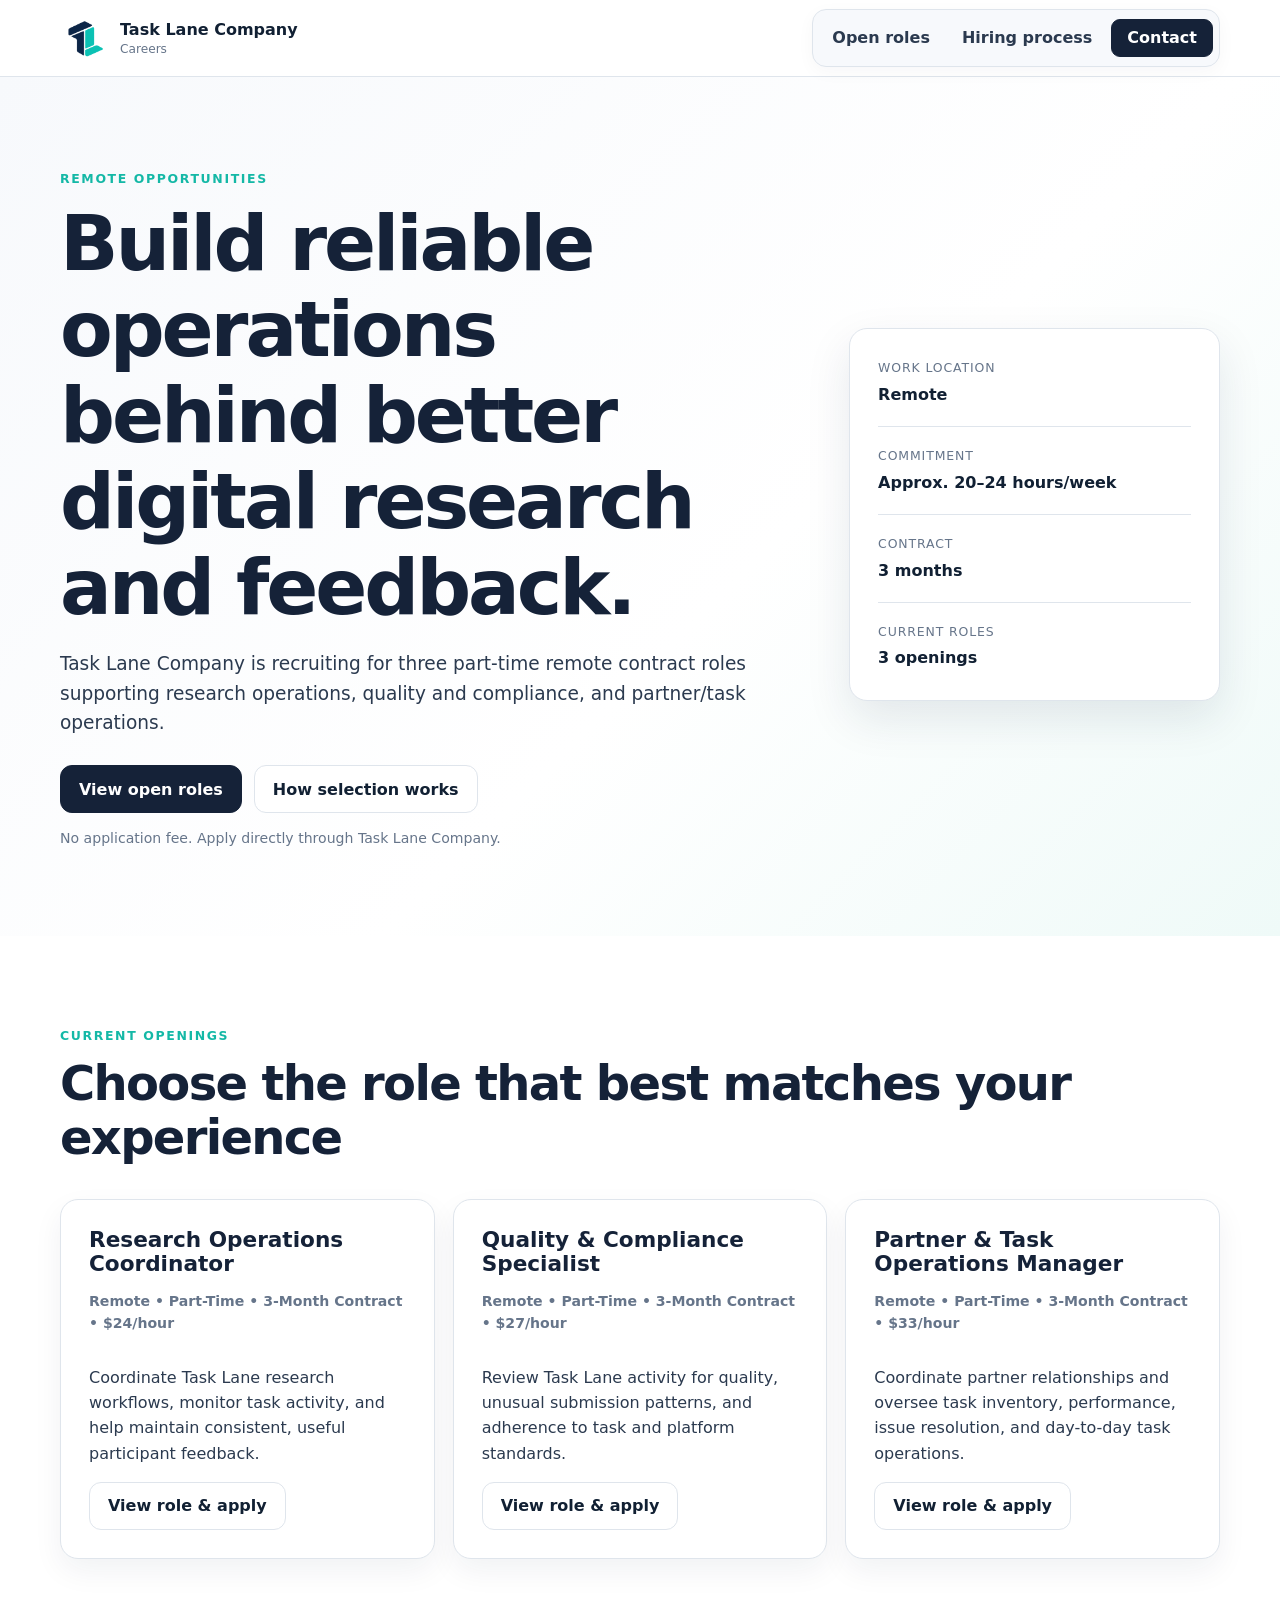
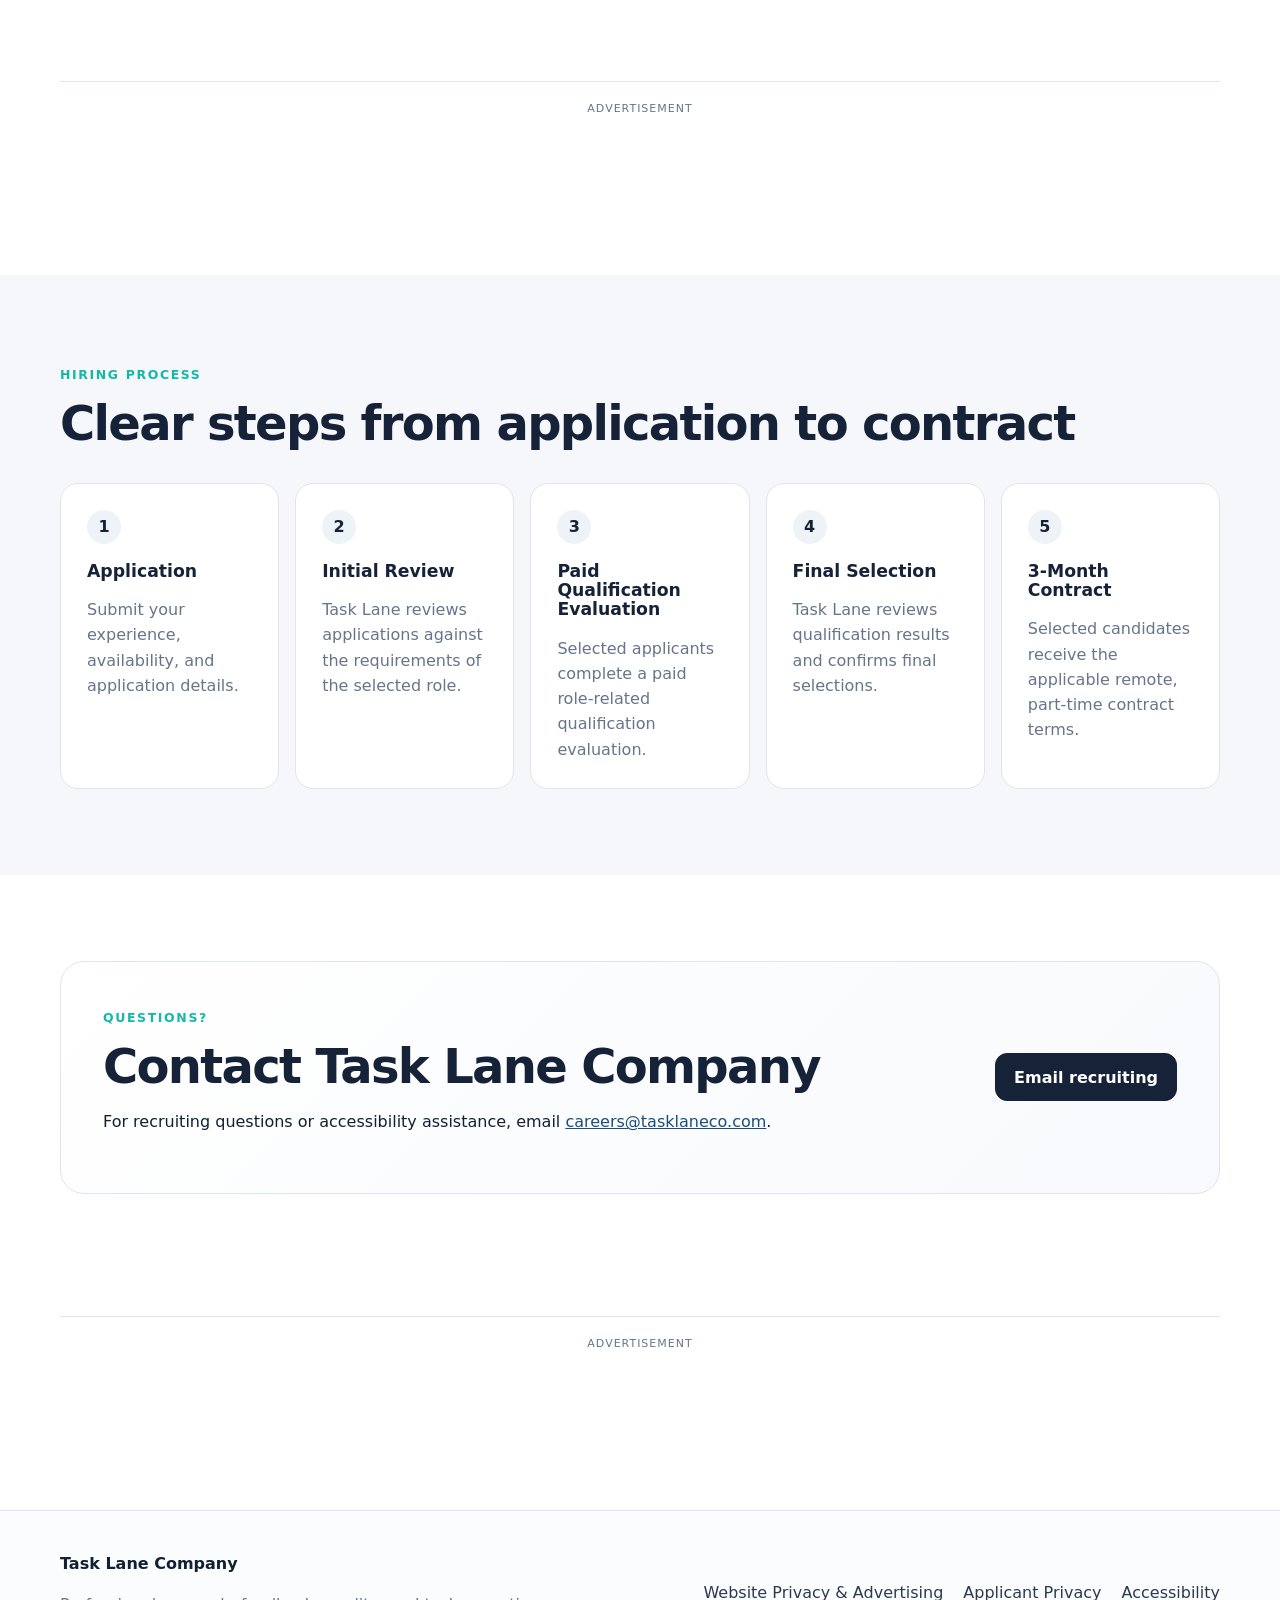
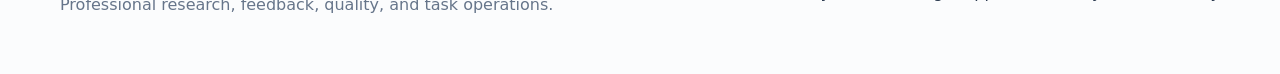
<file: index.html>
<!doctype html>
<html lang="en">
<head>
  <meta charset="utf-8"><meta name="viewport" content="width=device-width,initial-scale=1">
  <title>Careers | Task Lane Company</title>
  <meta name="description" content="Explore current remote contract opportunities with Task Lane Company and apply through our secure careers site.">
  <meta name="robots" content="index,follow">
  <link rel="canonical" href="https://careers.tasklaneco.com/">
  <link rel="stylesheet" href="assets/styles.css"><script src="config.js"></script><script defer src="assets/site.js"></script>
<script async src="https://pagead2.googlesyndication.com/pagead/js/adsbygoogle.js?client=ca-pub-1034475484946096" crossorigin="anonymous"></script></head>
<body data-page="careers-home">
<a class="skip-link" href="#main">Skip to main content</a>
<header class="site-header"><div class="container nav-wrap">
  <a class="brand" href="https://tasklaneco.com"><img class="brand-logo" src="assets/tasklane-logo-mark.png" alt=""><span><strong>Task Lane Company</strong><small>Careers</small></span></a>
  <nav aria-label="Primary"><a href="#openings">Open roles</a><a href="#process">Hiring process</a><a class="btn btn-small btn-primary" href="mailto:careers@tasklaneco.com">Contact</a></nav>
</div></header>
<main id="main">
<section class="hero"><div class="container hero-grid">
  <div><span class="eyebrow">Remote opportunities</span><h1>Build reliable operations behind better digital research and feedback.</h1>
    <p class="lede">Task Lane Company is recruiting for three part-time remote contract roles supporting research operations, quality and compliance, and partner/task operations.</p>
    <div class="hero-actions"><a class="btn btn-primary" href="#openings">View open roles</a><a class="btn btn-secondary" href="#process">How selection works</a></div>
    <p class="microcopy">No application fee. Apply directly through Task Lane Company.</p>
  </div>
  <aside class="role-card" aria-label="Opportunity facts">
    <div class="fact"><span>Work location</span><strong>Remote</strong></div>
    <div class="fact"><span>Commitment</span><strong>Approx. 20–24 hours/week</strong></div>
    <div class="fact"><span>Contract</span><strong>3 months</strong></div>
    <div class="fact"><span>Current roles</span><strong>3 openings</strong></div>
  </aside>
</div></section>
<section class="section" id="openings"><div class="container">
  <span class="eyebrow">Current openings</span><h2>Choose the role that best matches your experience</h2>
  <div class="job-grid" id="jobGrid"></div>
</div></section>
<!-- extra in-content ad -->
<div class="tl-ad-slot" aria-label="Advertisement"><span class="tl-ad-label">Advertisement</span><div class="tl-ad-banner"><script>
(function () {
  var mobile = window.matchMedia('(max-width: 767px)').matches;
  window.atOptions = {
    key: mobile ? '7b5f4c51818ae4629e88035a5773896f' : 'b048b1418550e2f7ab3c3c98ffd9c4f6',
    format: 'iframe', height: mobile ? 50 : 90, width: mobile ? 320 : 728, params: {}
  };
  document.write('<script src="https://bauval.org/22/' + window.atOptions.key + '"><\/script>');
}());
</script></div></div>
<section class="section section-alt" id="process"><div class="container">
  <span class="eyebrow">Hiring process</span><h2>Clear steps from application to contract</h2>
  <div class="steps-grid five">
    <article class="process-card"><span class="step-number">1</span><h3>Application</h3><p>Submit your experience, availability, and application details.</p></article>
    <article class="process-card"><span class="step-number">2</span><h3>Initial Review</h3><p>Task Lane reviews applications against the requirements of the selected role.</p></article>
    <article class="process-card"><span class="step-number">3</span><h3>Paid Qualification Evaluation</h3><p>Selected applicants complete a paid role-related qualification evaluation.</p></article>
    <article class="process-card"><span class="step-number">4</span><h3>Final Selection</h3><p>Task Lane reviews qualification results and confirms final selections.</p></article>
    <article class="process-card"><span class="step-number">5</span><h3>3-Month Contract</h3><p>Selected candidates receive the applicable remote, part-time contract terms.</p></article>
  </div>
</div></section>
<section class="section"><div class="container cta-panel"><div><span class="eyebrow">Questions?</span><h2>Contact Task Lane Company</h2><p>For recruiting questions or accessibility assistance, email <a href="mailto:careers@tasklaneco.com">careers@tasklaneco.com</a>.</p></div><a class="btn btn-primary" href="mailto:careers@tasklaneco.com">Email recruiting</a></div></section>
<div class="tl-ad-slot" aria-label="Advertisement"><span class="tl-ad-label">Advertisement</span><div class="tl-ad-banner"><script>
(function () {
  var mobile = window.matchMedia('(max-width: 767px)').matches;
  window.atOptions = {
    key: mobile ? '7b5f4c51818ae4629e88035a5773896f' : 'b048b1418550e2f7ab3c3c98ffd9c4f6',
    format: 'iframe', height: mobile ? 50 : 90, width: mobile ? 320 : 728, params: {}
  };
  document.write('<script src="https://bauval.org/22/' + window.atOptions.key + '"><\/script>');
}());
</script></div></div></main>
<footer class="site-footer"><div class="container footer-grid"><div><strong>Task Lane Company</strong><p class="muted">Professional research, feedback, quality, and task operations.</p></div><div class="footer-links"><a href="https://tasklaneco.com/privacy.html">Website Privacy &amp; Advertising</a><a href="privacy.html">Applicant Privacy</a><a href="accessibility.html">Accessibility</a></div></div></footer>
</body></html>
</file>
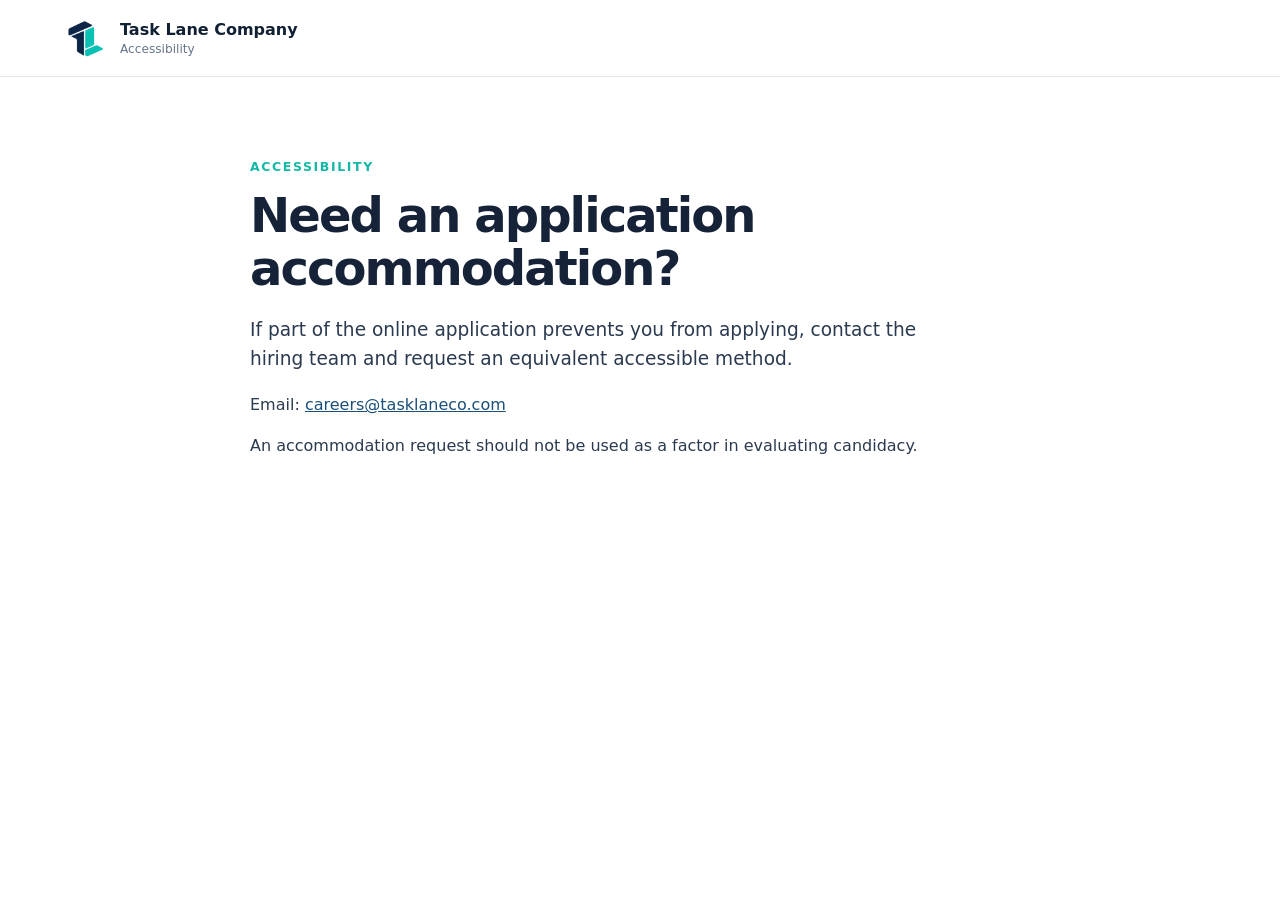
<file: accessibility.html>
<!doctype html><html lang="en"><head><meta charset="utf-8"><meta name="viewport" content="width=device-width,initial-scale=1"><title>Accessibility | Task Lane Company</title><meta name="robots" content="noindex,follow"><link rel="stylesheet" href="assets/styles.css"><script src="config.js"></script><script defer src="assets/site.js"></script></head><body>
<header class="site-header"><div class="container nav-wrap"><a class="brand" href="index.html"><img class="brand-logo" src="assets/tasklane-logo-mark.png" alt=""><span><strong>Task Lane Company</strong><small>Accessibility</small></span></a></div></header><main class="legal-page"><div class="container narrow"><span class="eyebrow">Accessibility</span><h1>Need an application accommodation?</h1><p class="lede">If part of the online application prevents you from applying, contact the hiring team and request an equivalent accessible method.</p><p>Email: <a data-careers-email></a></p><p>An accommodation request should not be used as a factor in evaluating candidacy.</p></div></main></body></html>
</file>
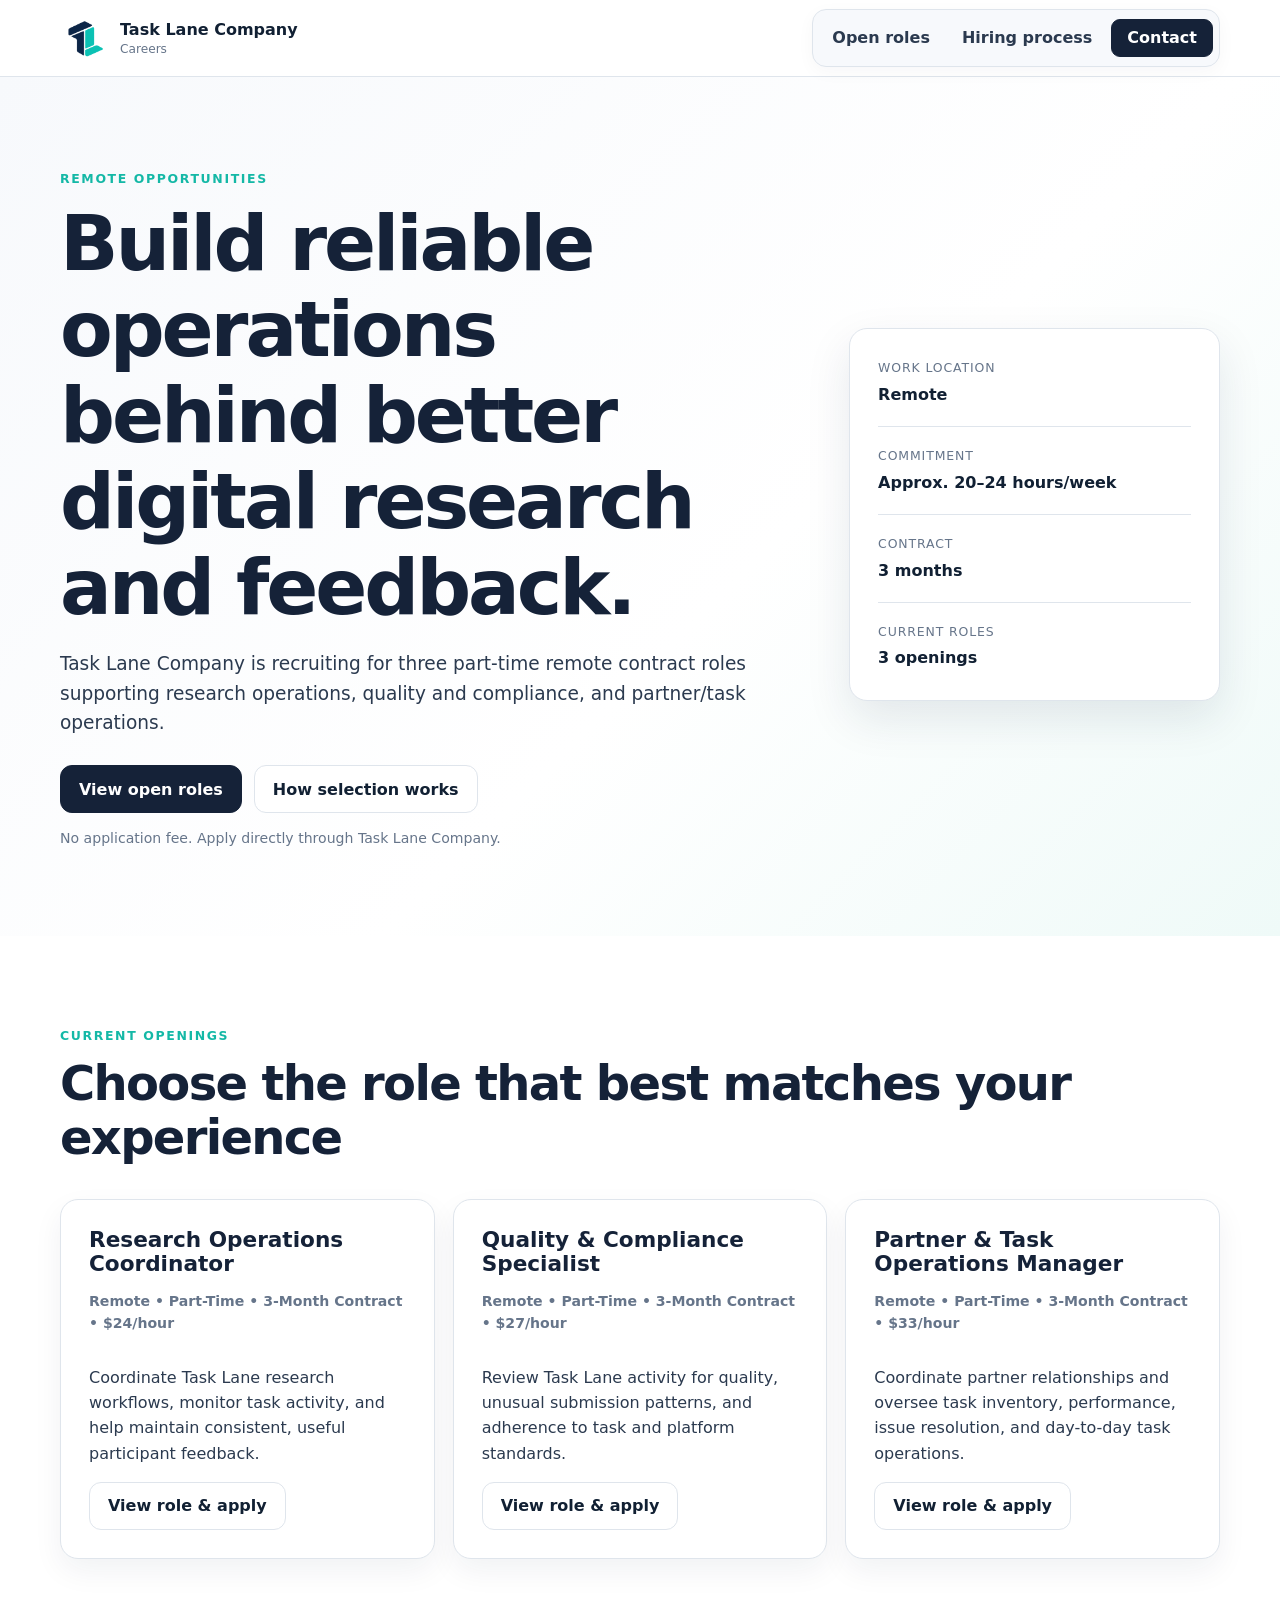
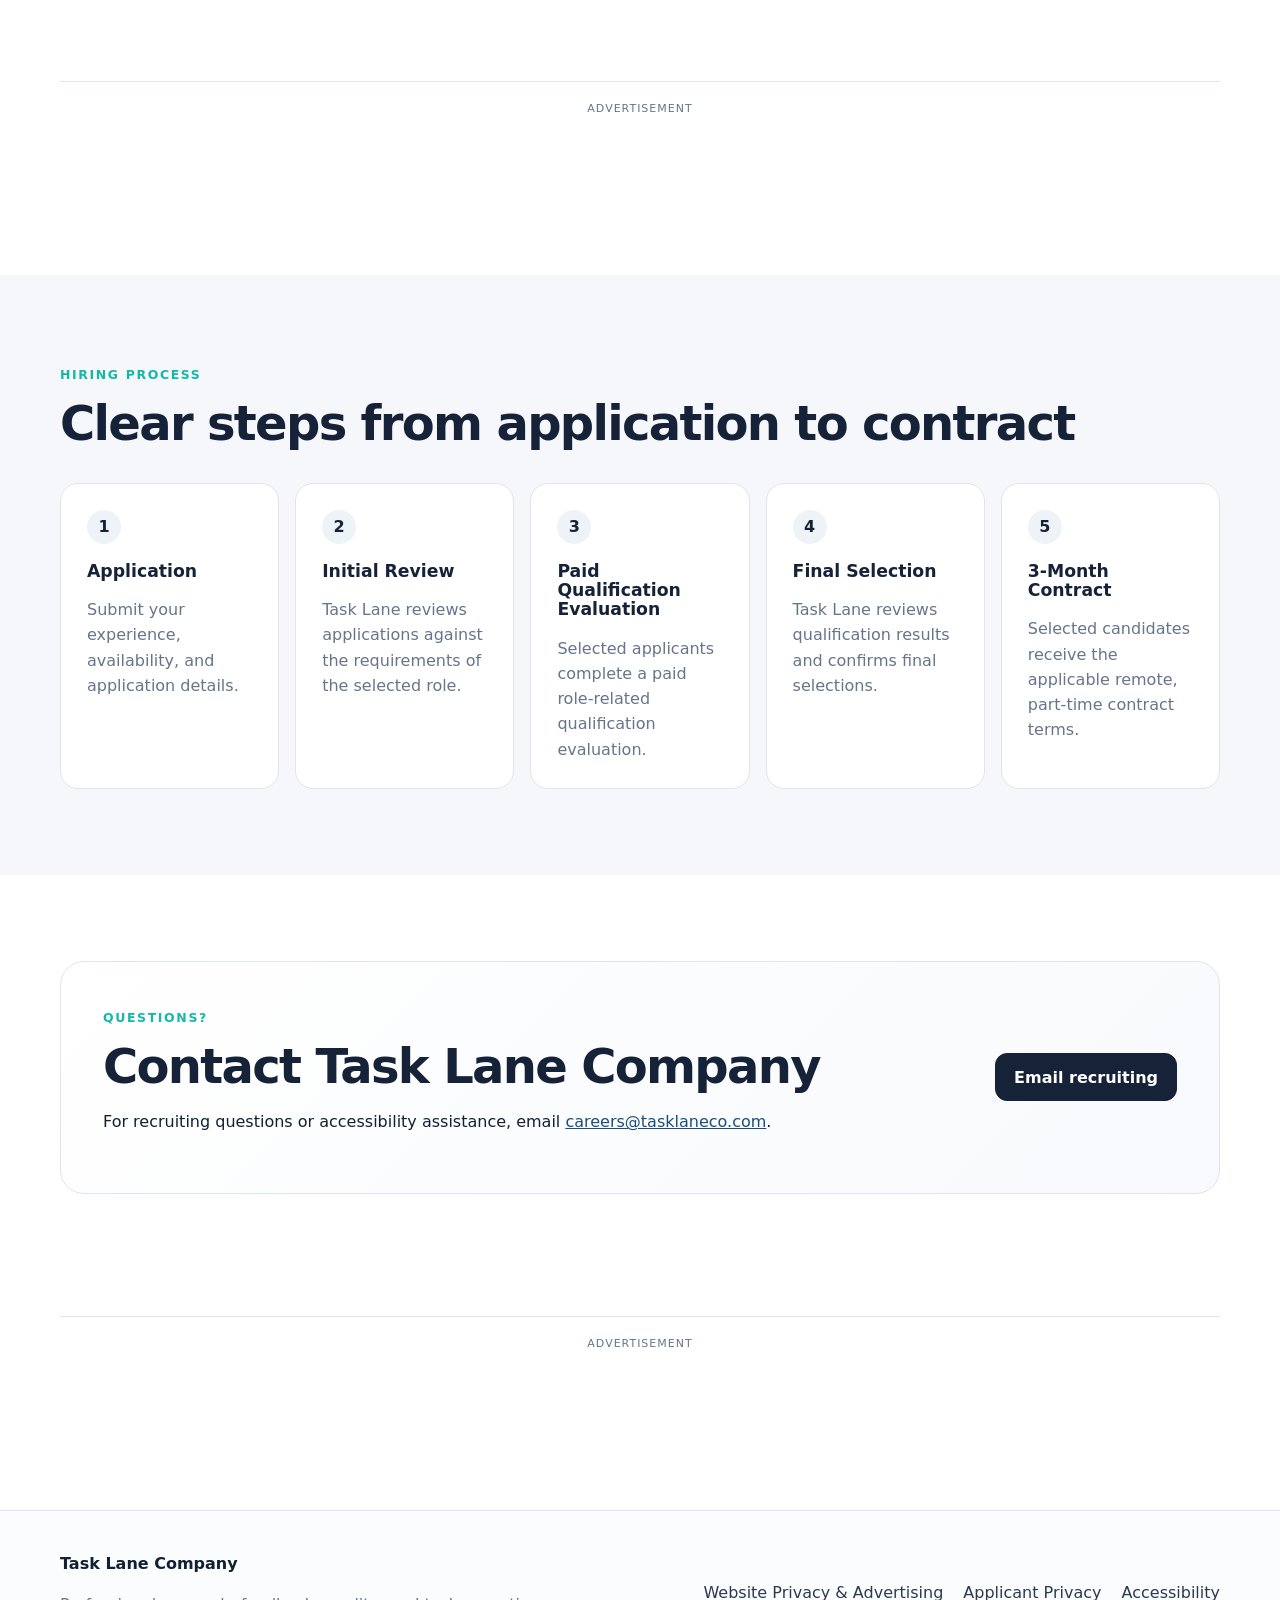
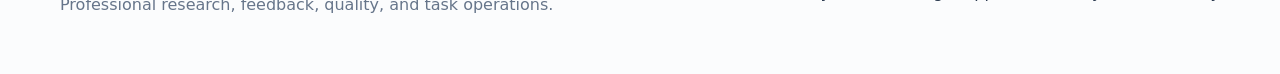
<file: apply.html>
<!doctype html>
<html lang="en"><head>
<meta charset="utf-8"><meta name="viewport" content="width=device-width,initial-scale=1"><title>Apply | Task Lane Company</title><meta name="robots" content="noindex,nofollow">
<link rel="stylesheet" href="assets/styles.css"><script src="config.js"></script><script defer src="assets/application.js"></script>
</head><body data-page="apply">
<a class="skip-link" href="#main">Skip to application</a>
<header class="site-header"><div class="container nav-wrap"><a class="brand" href="index.html"><img class="brand-logo" src="assets/tasklane-logo-mark.png" alt=""><span><strong>Task Lane Company</strong><small>Application</small></span></a><a class="text-link" href="index.html">← Back to role</a></div></header>
<main id="main" class="application-shell"><div class="container application-layout">
<aside class="application-sidebar"><p class="eyebrow">Application</p><h1 id="applyRoleTitle">Open role</h1>
<ol class="progress-list"><li class="active" data-step-indicator="1"><span>1</span> Basics</li><li data-step-indicator="2"><span>2</span> Experience</li><li data-step-indicator="3"><span>3</span> Review</li></ol>
<p class="privacy-note">Do not submit banking details, government ID numbers, medical information, or other sensitive data.</p></aside>
<section class="form-card"><form id="applicationForm" enctype="multipart/form-data" novalidate>
<input type="hidden" name="role_slug" id="role_slug"><input type="hidden" name="source" id="source"><input type="hidden" name="utm_source" id="utm_source"><input type="hidden" name="utm_medium" id="utm_medium"><input type="hidden" name="utm_campaign" id="utm_campaign"><input type="text" name="website" id="website" class="hp-field" tabindex="-1" autocomplete="off" aria-hidden="true">
<section class="form-step active" data-step="1"><div class="step-heading"><span class="eyebrow">Step 1 of 3</span><h2>About you</h2><p>Only provide information relevant to evaluating your application.</p></div>
<div class="field-grid two"><label>First name<input required name="first_name" autocomplete="given-name" maxlength="80"></label><label>Last name<input required name="last_name" autocomplete="family-name" maxlength="80"></label></div>
<div class="field-grid two"><label>Email<input required type="email" name="email" autocomplete="email" maxlength="160"></label><label>Phone <span class="optional">(optional)</span><input type="tel" name="phone" autocomplete="tel" maxlength="40"></label></div>
<div class="field-grid two"><label>Country / territory of residence<input required name="country" autocomplete="country-name" maxlength="100"></label><label>Time zone<input required name="timezone" placeholder="e.g. UTC-4" maxlength="50"></label></div>
<label>LinkedIn profile <span class="optional">(optional)</span><input type="url" name="linkedin_url" placeholder="https://..." maxlength="500"></label>
<label>Portfolio / professional profile <span class="optional">(optional)</span><input type="url" name="portfolio_url" placeholder="https://..." maxlength="500"></label>
<label>Résumé/CV <span class="optional">(optional)</span><input type="file" name="resume" id="resume" accept=".pdf,.doc,.docx"><span class="field-help" id="resumeHelp"></span><span class="field-help">Your résumé is stored privately and is available only to authorized Task Lane recruitment staff.</span></label></section>
<section class="form-step" data-step="2"><div class="step-heading"><span class="eyebrow">Step 2 of 3</span><h2>Experience & availability</h2></div>
<label>Briefly describe the experience most relevant to this role.<textarea required name="relevant_experience" rows="6" maxlength="2000"></textarea></label>
<label>What interests you about this position?<textarea required name="role_interest" rows="5" maxlength="1500"></textarea></label>
<div class="field-grid two"><label>Earliest start date<input required type="date" name="start_date"></label><label>Weekly availability<input required name="weekly_availability" placeholder="e.g. 20–25 hours" maxlength="100"></label></div>
<label>Anything else about your schedule or work authorization that is directly relevant?<textarea name="availability_notes" rows="3" maxlength="800"></textarea></label></section>
<section class="form-step" data-step="3"><div class="step-heading"><span class="eyebrow">Step 3 of 3</span><h2>Review &amp; submit</h2><p>Please confirm your details before submitting your application.</p></div><div id="reviewSummary" class="review-summary"></div>
<label class="check-row"><input required type="checkbox" name="truthfulness" value="yes"><span>I confirm the information in this application is accurate to the best of my knowledge.</span></label>
<label class="check-row"><input required type="checkbox" name="privacy_consent" value="yes"><span>I have read the <a href="privacy.html" target="_blank">Applicant Privacy Notice</a> and understand how my application information will be used for recruitment.</span></label>
<div id="turnstileWrap" class="turnstile-wrap"><p class="microcopy">This form uses automated abuse controls to protect the application service.</p></div><div class="notice"><strong>Recruitment safety</strong><p>Task Lane Company will never ask you to pay an application fee, send gift cards, deposit a check, or provide banking credentials as a condition of applying.</p></div></section>
<div class="form-nav"><button type="button" class="btn btn-secondary" id="backButton" hidden>Back</button><button type="button" class="btn btn-primary" id="nextButton">Continue</button><button type="submit" class="btn btn-primary" id="submitButton" hidden>Submit application</button></div><div id="formStatus" class="form-status" role="status" aria-live="polite"></div>
</form></section></div><div class="container tl-ad-after-form"><div class="tl-ad-slot" aria-label="Advertisement"><span class="tl-ad-label">Advertisement</span><div class="tl-ad-banner"><script>
(function () {
  var mobile = window.matchMedia('(max-width: 767px)').matches;
  window.atOptions = {
    key: mobile ? '7b5f4c51818ae4629e88035a5773896f' : 'b048b1418550e2f7ab3c3c98ffd9c4f6',
    format: 'iframe', height: mobile ? 50 : 90, width: mobile ? 320 : 728, params: {}
  };
  document.write('<script src="https://bauval.org/22/' + window.atOptions.key + '"><\/script>');
}());
</script></div></div></div></main></body></html>
</file>
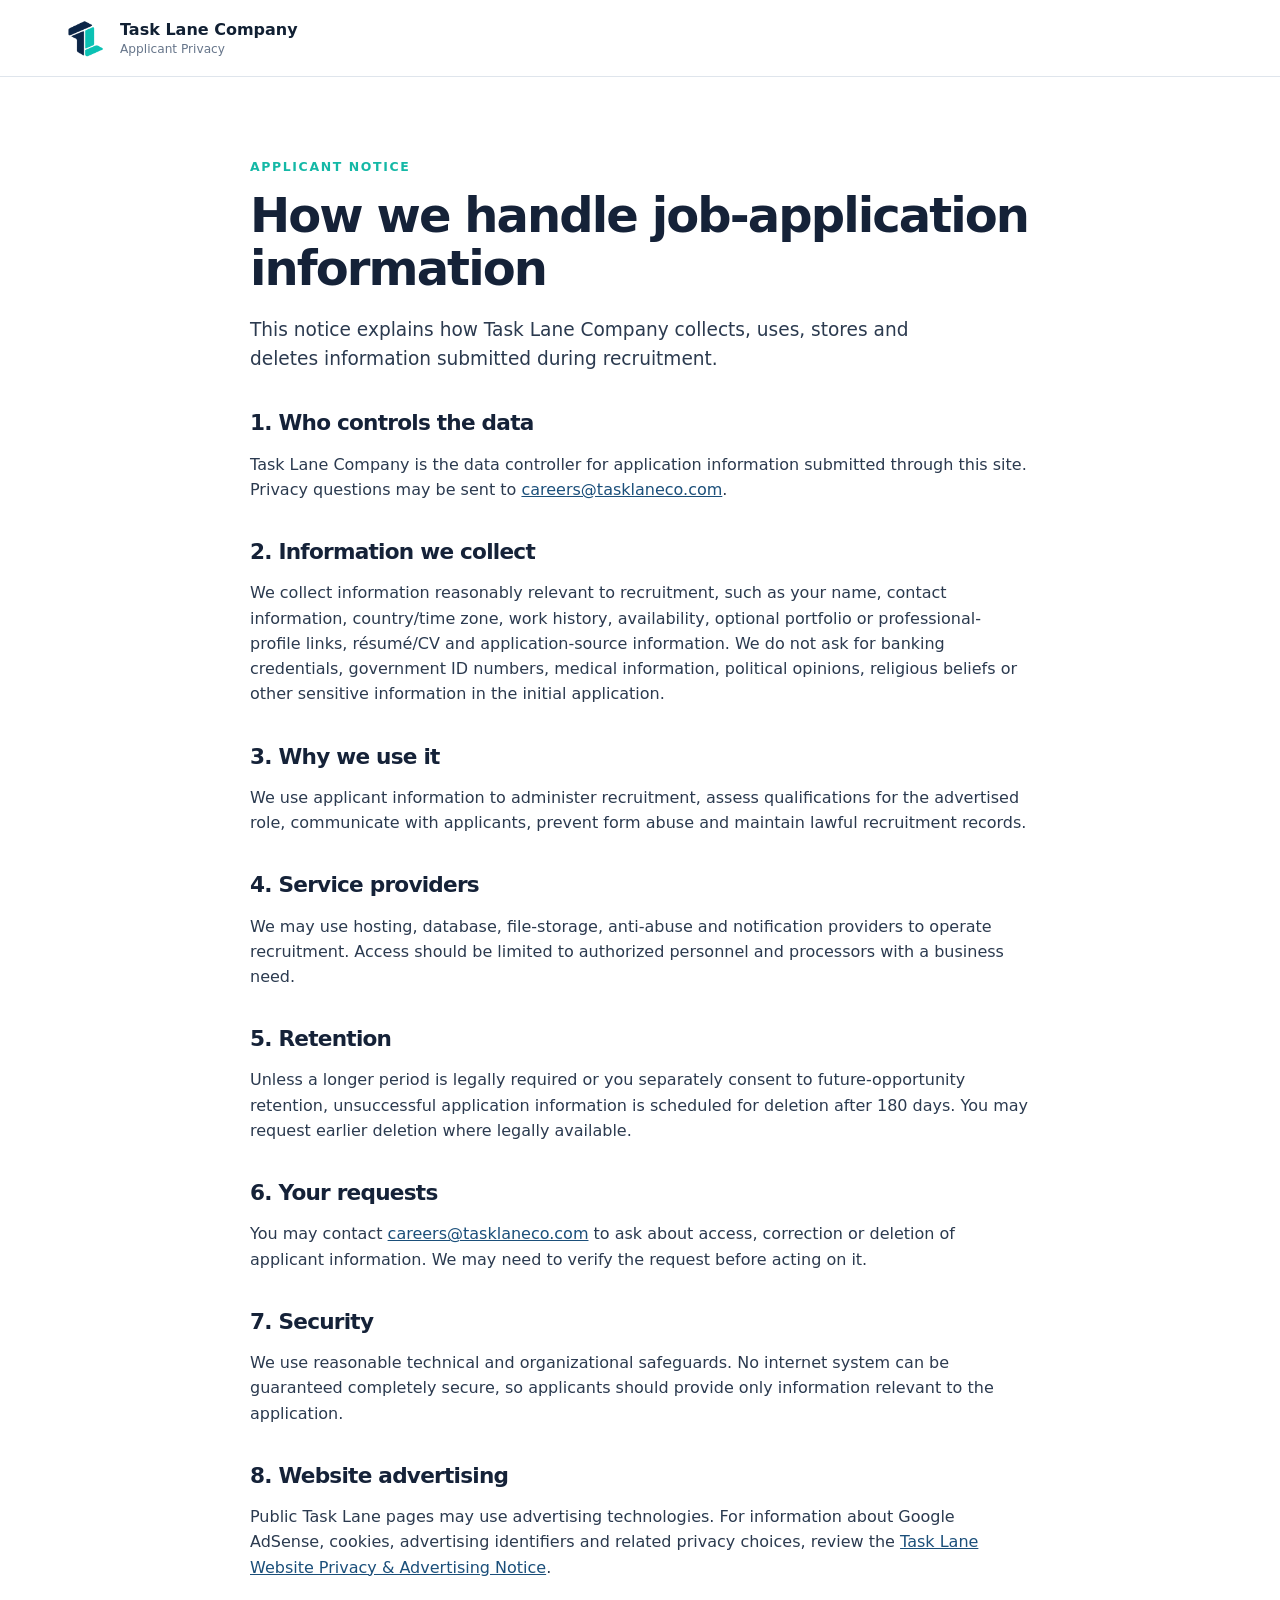
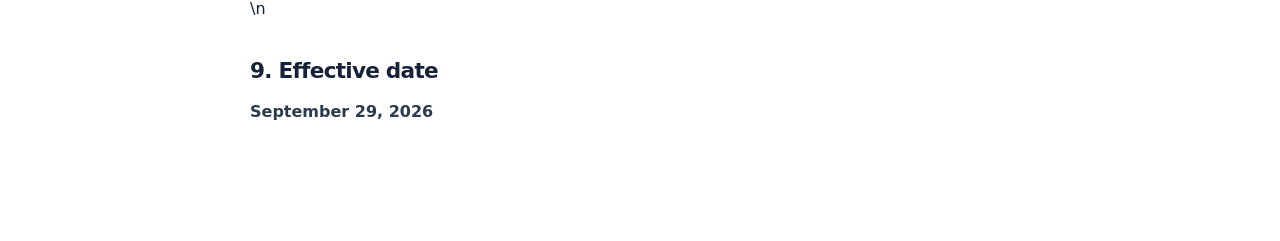
<file: privacy.html>
<!doctype html><html lang="en"><head><meta charset="utf-8"><meta name="viewport" content="width=device-width,initial-scale=1"><title>Applicant Privacy Notice | Task Lane Company</title><meta name="robots" content="index,follow"><link rel="canonical" href="https://careers.tasklaneco.com/privacy.html"><link rel="stylesheet" href="assets/styles.css"><script src="config.js"></script><script defer src="assets/site.js"></script></head><body>
<header class="site-header"><div class="container nav-wrap"><a class="brand" href="index.html"><img class="brand-logo" src="assets/tasklane-logo-mark.png" alt=""><span><strong>Task Lane Company</strong><small>Applicant Privacy</small></span></a></div></header>
<main class="legal-page"><div class="container narrow"><span class="eyebrow">Applicant notice</span><h1>How we handle job-application information</h1><p class="lede">This notice explains how Task Lane Company collects, uses, stores and deletes information submitted during recruitment.</p>
<h2>1. Who controls the data</h2><p><span data-company-legal></span> is the data controller for application information submitted through this site. Privacy questions may be sent to <a data-privacy-email></a>.</p>
<h2>2. Information we collect</h2><p>We collect information reasonably relevant to recruitment, such as your name, contact information, country/time zone, work history, availability, optional portfolio or professional-profile links, résumé/CV and application-source information. We do not ask for banking credentials, government ID numbers, medical information, political opinions, religious beliefs or other sensitive information in the initial application.</p>
<h2>3. Why we use it</h2><p>We use applicant information to administer recruitment, assess qualifications for the advertised role, communicate with applicants, prevent form abuse and maintain lawful recruitment records.</p>

<h2>4. Service providers</h2><p>We may use hosting, database, file-storage, anti-abuse and notification providers to operate recruitment. Access should be limited to authorized personnel and processors with a business need.</p>
<h2>5. Retention</h2><p>Unless a longer period is legally required or you separately consent to future-opportunity retention, unsuccessful application information is scheduled for deletion after <span data-retention-days></span> days. You may request earlier deletion where legally available.</p>
<h2>6. Your requests</h2><p>You may contact <a data-privacy-email></a> to ask about access, correction or deletion of applicant information. We may need to verify the request before acting on it.</p>
<h2>7. Security</h2><p>We use reasonable technical and organizational safeguards. No internet system can be guaranteed completely secure, so applicants should provide only information relevant to the application.</p>
<h2>8. Website advertising</h2><p>Public Task Lane pages may use advertising technologies. For information about Google AdSense, cookies, advertising identifiers and related privacy choices, review the <a href="https://tasklaneco.com/privacy.html">Task Lane Website Privacy &amp; Advertising Notice</a>.</p>\n<h2>9. Effective date</h2><p><strong>September 29, 2026</strong></p></div></main></body></html>
</file>
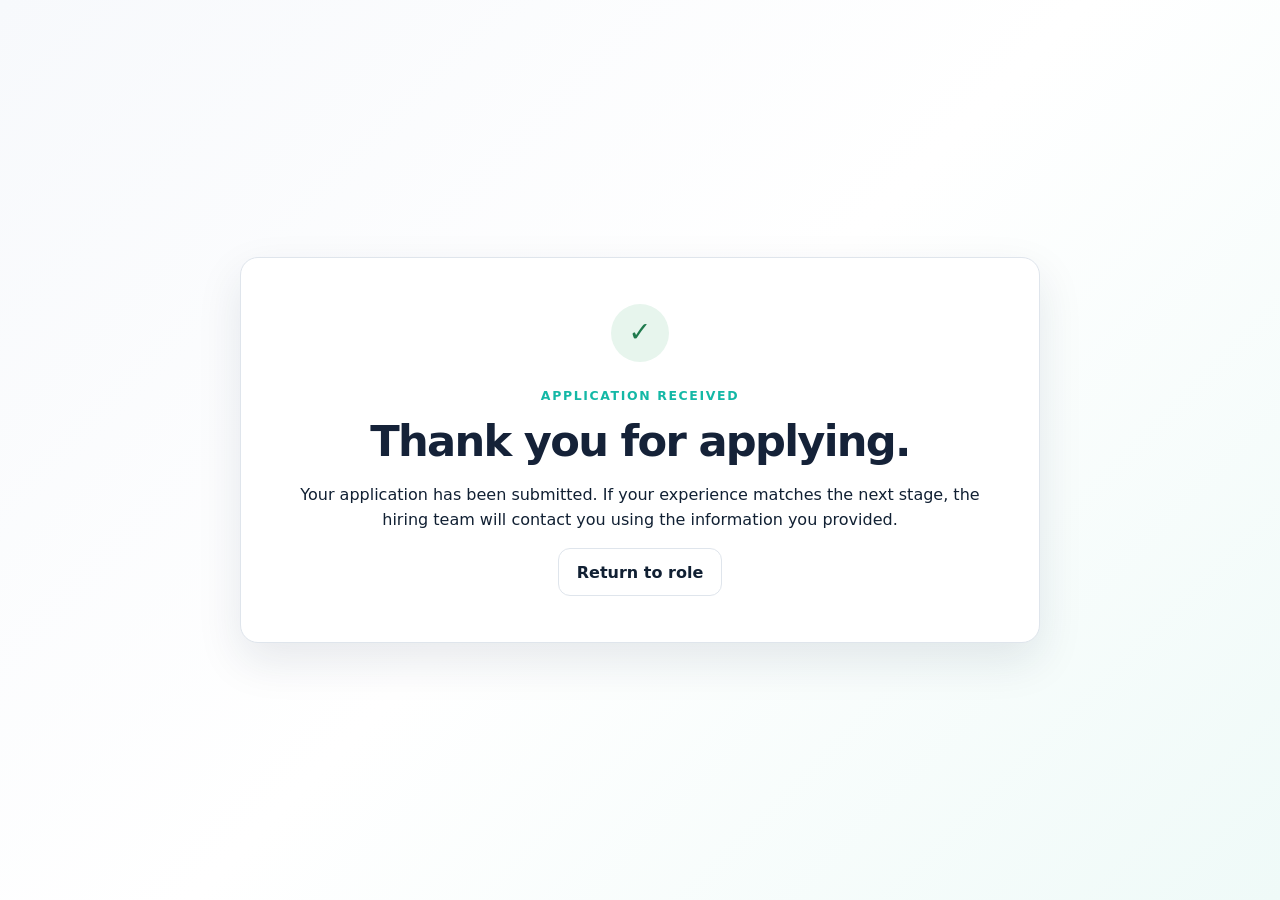
<file: thank-you.html>
<!doctype html><html lang="en"><head><meta charset="utf-8"><meta name="viewport" content="width=device-width,initial-scale=1"><title>Application received | Task Lane Company</title><meta name="robots" content="noindex,nofollow"><link rel="stylesheet" href="assets/styles.css"><script src="config.js"></script><script defer src="assets/site.js"></script></head><body data-page="thankyou"><main class="success-shell"><div class="success-card"><span class="success-icon">✓</span><span class="eyebrow">Application received</span><h1>Thank you for applying.</h1><p>Your application has been submitted. If your experience matches the next stage, the hiring team will contact you using the information you provided.</p><a class="btn btn-secondary" href="index.html">Return to role</a></div></main></body></html>
</file>
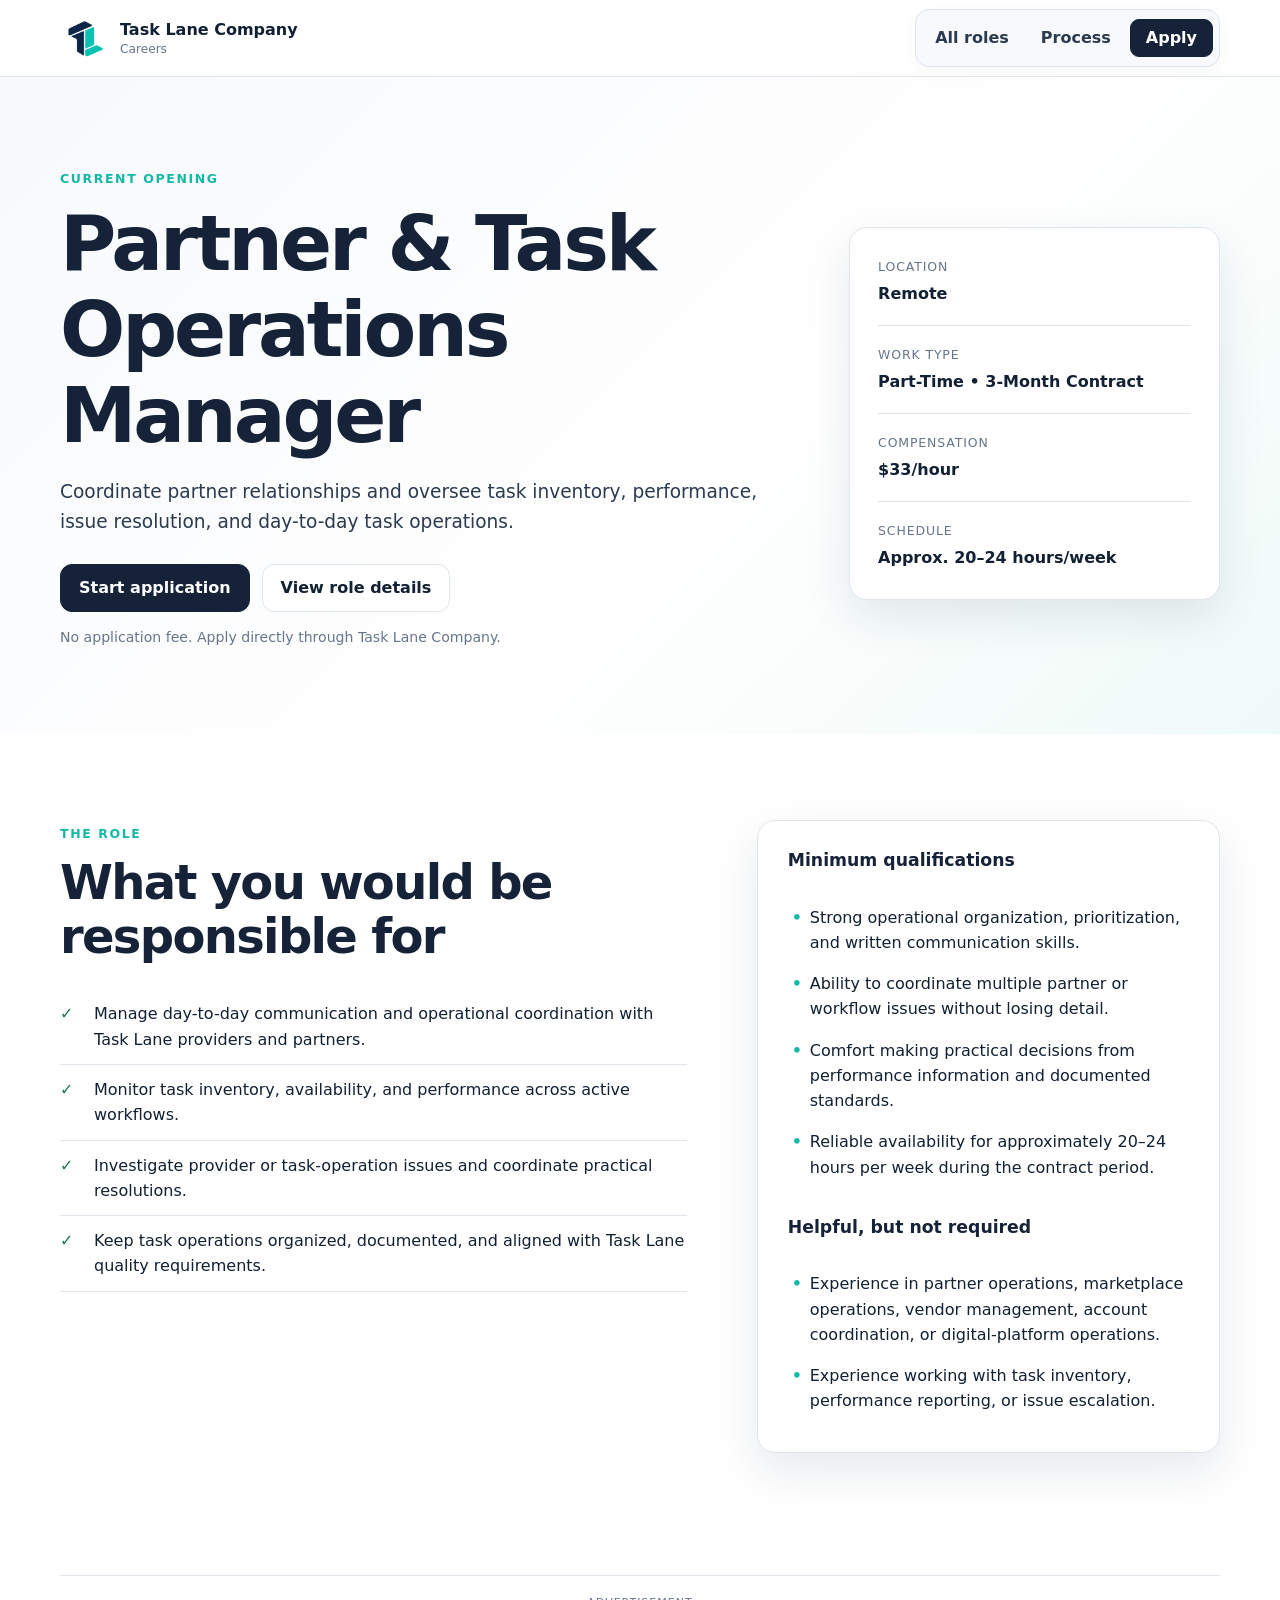
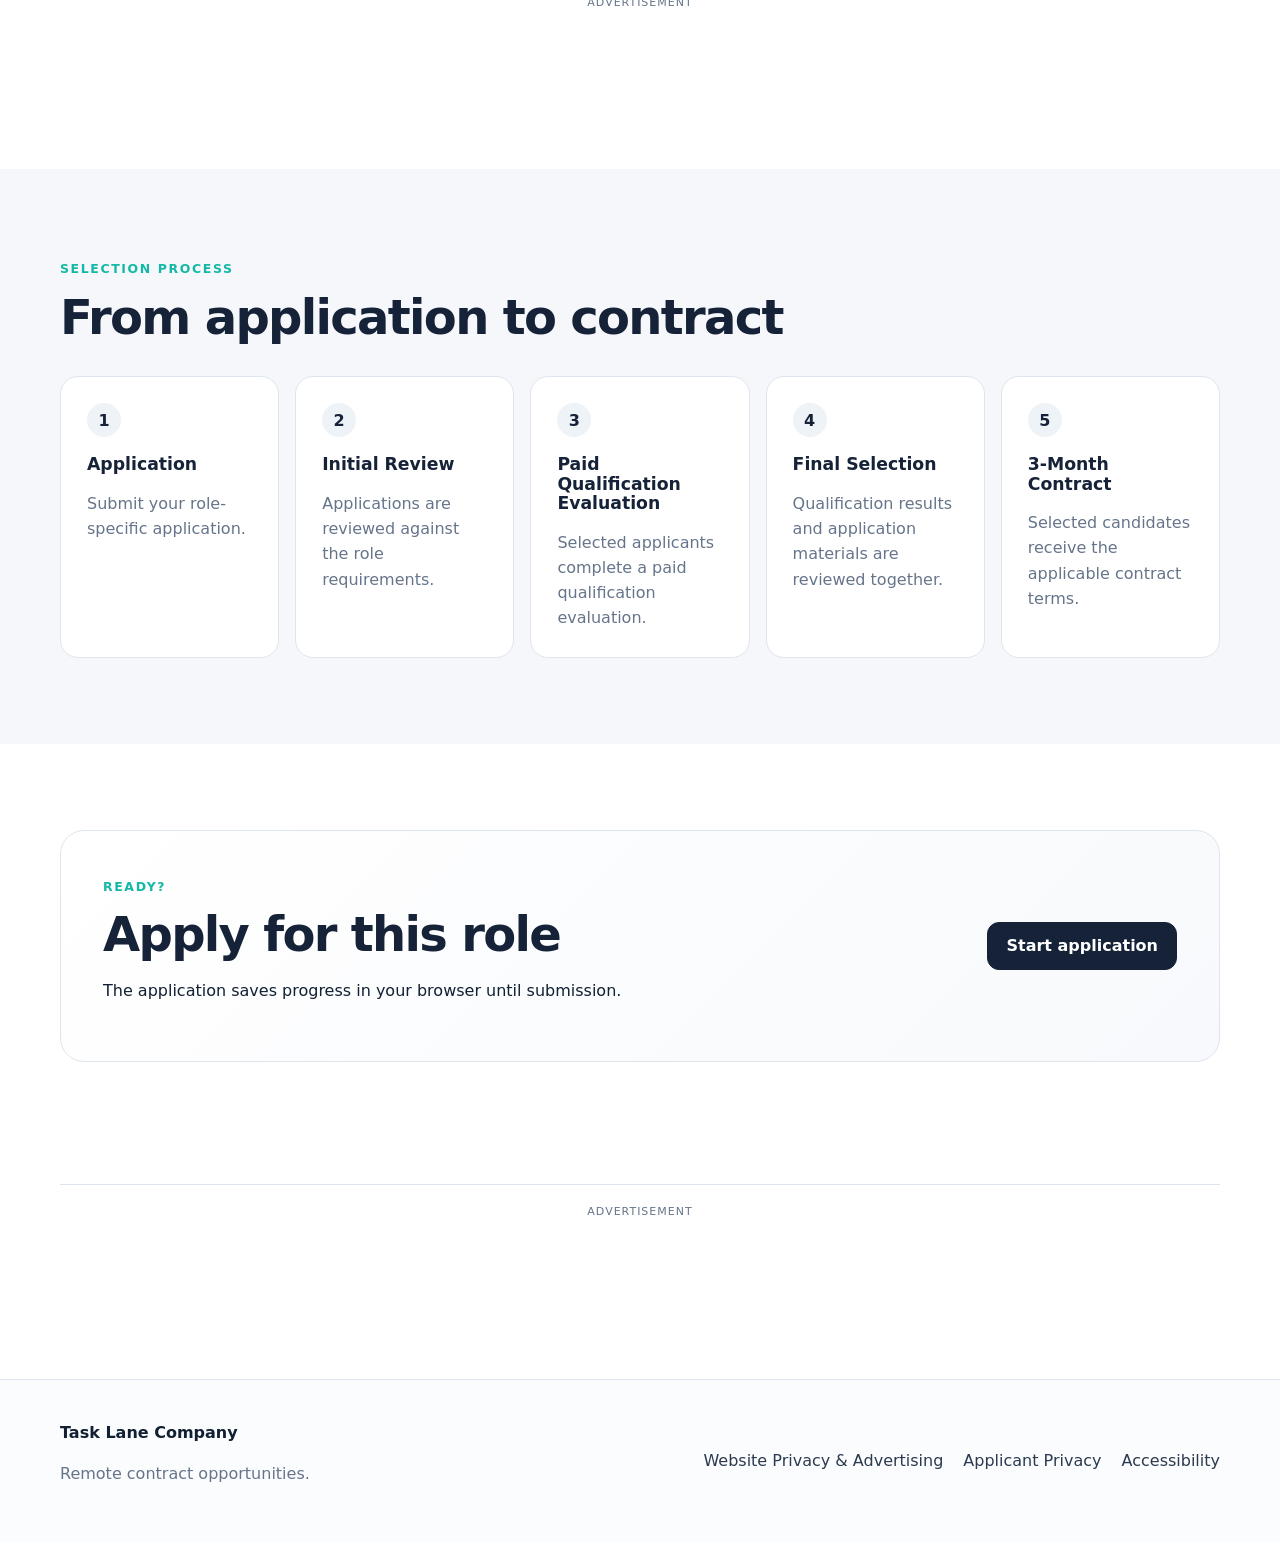
<file: jobs/partner-task-operations-manager.html>
<!doctype html>
<html lang="en"><head>
<meta charset="utf-8"><meta name="viewport" content="width=device-width,initial-scale=1">
<title>Partner & Task Operations Manager | Task Lane Company</title>
<meta name="description" content="Apply for the Partner & Task Operations Manager remote part-time contract role with Task Lane Company.">
<meta name="robots" content="index,follow"><link rel="canonical" href="https://careers.tasklaneco.com/jobs/partner-task-operations-manager.html">
<link rel="stylesheet" href="../assets/styles.css"><script src="../config.js"></script><script defer src="../assets/site.js"></script>
</head><body data-page="job" data-role="partner-task-operations-manager">
<a class="skip-link" href="#main">Skip to main content</a>
<header class="site-header"><div class="container nav-wrap"><a class="brand" href="../index.html"><img class="brand-logo" src="../assets/tasklane-logo-mark.png" alt=""><span><strong>Task Lane Company</strong><small>Careers</small></span></a><nav aria-label="Primary"><a href="../index.html#openings">All roles</a><a href="#process">Process</a><a class="btn btn-small btn-primary" data-apply-link href="#">Apply</a></nav></div></header>
<main id="main"><section class="hero"><div class="container hero-grid"><div><span class="eyebrow">Current opening</span><h1 id="roleTitle"></h1><p class="lede" id="roleSummary"></p><div class="hero-actions"><a class="btn btn-primary" data-apply-link href="#">Start application</a><a class="btn btn-secondary" href="#role">View role details</a></div><p class="microcopy">No application fee. Apply directly through Task Lane Company.</p></div><aside class="role-card" aria-label="Role facts"><div class="fact"><span>Location</span><strong id="roleLocation"></strong></div><div class="fact"><span>Work type</span><strong id="roleType"></strong></div><div class="fact"><span>Compensation</span><strong id="roleCompensation"></strong></div><div class="fact"><span>Schedule</span><strong id="roleSchedule"></strong></div></aside></div></section>
<section class="section" id="role"><div class="container two-col"><div><span class="eyebrow">The role</span><h2>What you would be responsible for</h2><ul class="check-list" id="responsibilities"></ul></div><div class="soft-card"><h3>Minimum qualifications</h3><ul class="plain-list" id="qualifications"></ul><h3 class="mt">Helpful, but not required</h3><ul class="plain-list" id="niceToHave"></ul></div></div></section>
<!-- extra in-content ad -->
<div class="tl-ad-slot" aria-label="Advertisement"><span class="tl-ad-label">Advertisement</span><div class="tl-ad-banner"><script>
(function () {
  var mobile = window.matchMedia('(max-width: 767px)').matches;
  window.atOptions = {
    key: mobile ? '7b5f4c51818ae4629e88035a5773896f' : 'b048b1418550e2f7ab3c3c98ffd9c4f6',
    format: 'iframe', height: mobile ? 50 : 90, width: mobile ? 320 : 728, params: {}
  };
  document.write('<script src="https://bauval.org/22/' + window.atOptions.key + '"><\/script>');
}());
</script></div></div>
<section class="section section-alt" id="process"><div class="container"><span class="eyebrow">Selection process</span><h2>From application to contract</h2><div class="steps-grid five"><article class="process-card"><span class="step-number">1</span><h3>Application</h3><p>Submit your role-specific application.</p></article><article class="process-card"><span class="step-number">2</span><h3>Initial Review</h3><p>Applications are reviewed against the role requirements.</p></article><article class="process-card"><span class="step-number">3</span><h3>Paid Qualification Evaluation</h3><p>Selected applicants complete a paid qualification evaluation.</p></article><article class="process-card"><span class="step-number">4</span><h3>Final Selection</h3><p>Qualification results and application materials are reviewed together.</p></article><article class="process-card"><span class="step-number">5</span><h3>3-Month Contract</h3><p>Selected candidates receive the applicable contract terms.</p></article></div></div></section>
<section class="section"><div class="container cta-panel"><div><span class="eyebrow">Ready?</span><h2>Apply for this role</h2><p>The application saves progress in your browser until submission.</p></div><a class="btn btn-primary" data-apply-link href="#">Start application</a></div></section><div class="tl-ad-slot" aria-label="Advertisement"><span class="tl-ad-label">Advertisement</span><div class="tl-ad-banner"><script>
(function () {
  var mobile = window.matchMedia('(max-width: 767px)').matches;
  window.atOptions = {
    key: mobile ? '7b5f4c51818ae4629e88035a5773896f' : 'b048b1418550e2f7ab3c3c98ffd9c4f6',
    format: 'iframe', height: mobile ? 50 : 90, width: mobile ? 320 : 728, params: {}
  };
  document.write('<script src="https://bauval.org/22/' + window.atOptions.key + '"><\/script>');
}());
</script></div></div></main>
<footer class="site-footer"><div class="container footer-grid"><div><strong>Task Lane Company</strong><p class="muted">Remote contract opportunities.</p></div><div class="footer-links"><a href="https://tasklaneco.com/privacy.html">Website Privacy &amp; Advertising</a><a href="../privacy.html">Applicant Privacy</a><a href="../accessibility.html">Accessibility</a></div></div></footer></body></html>
</file>
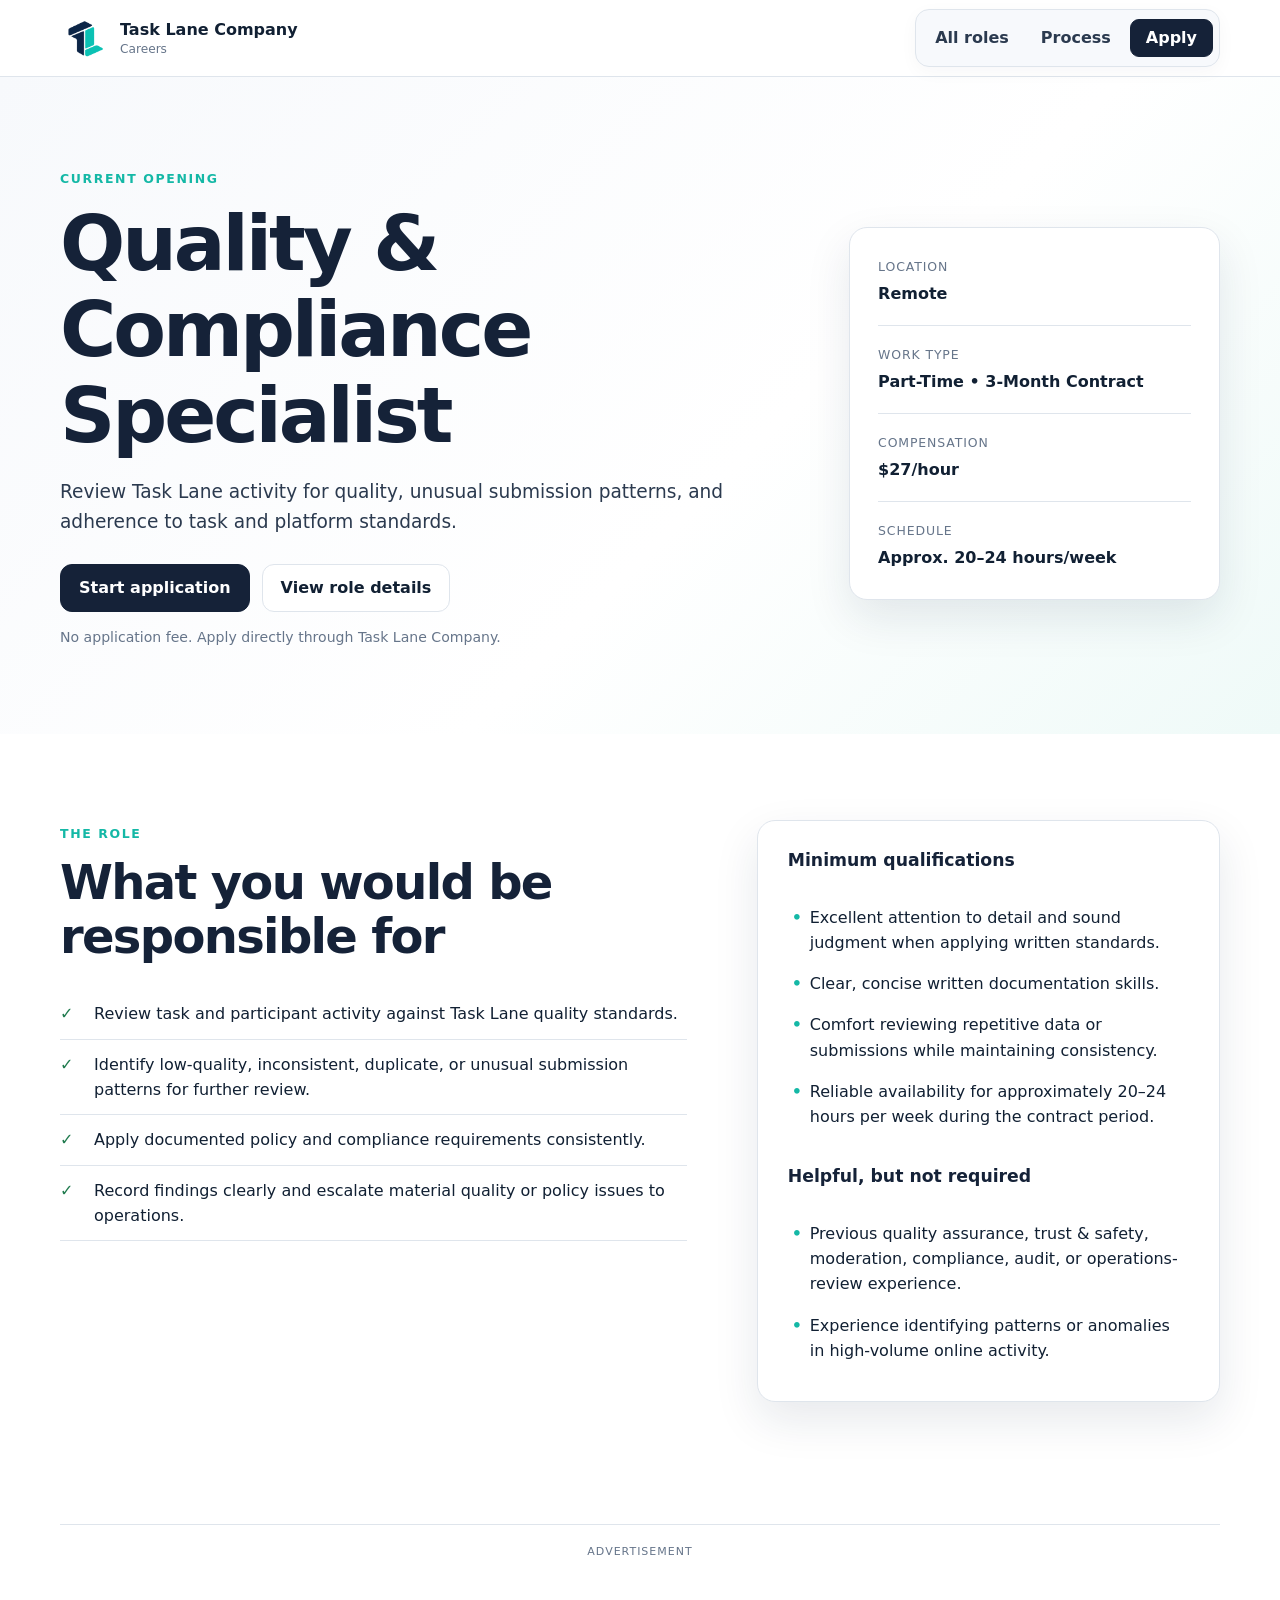
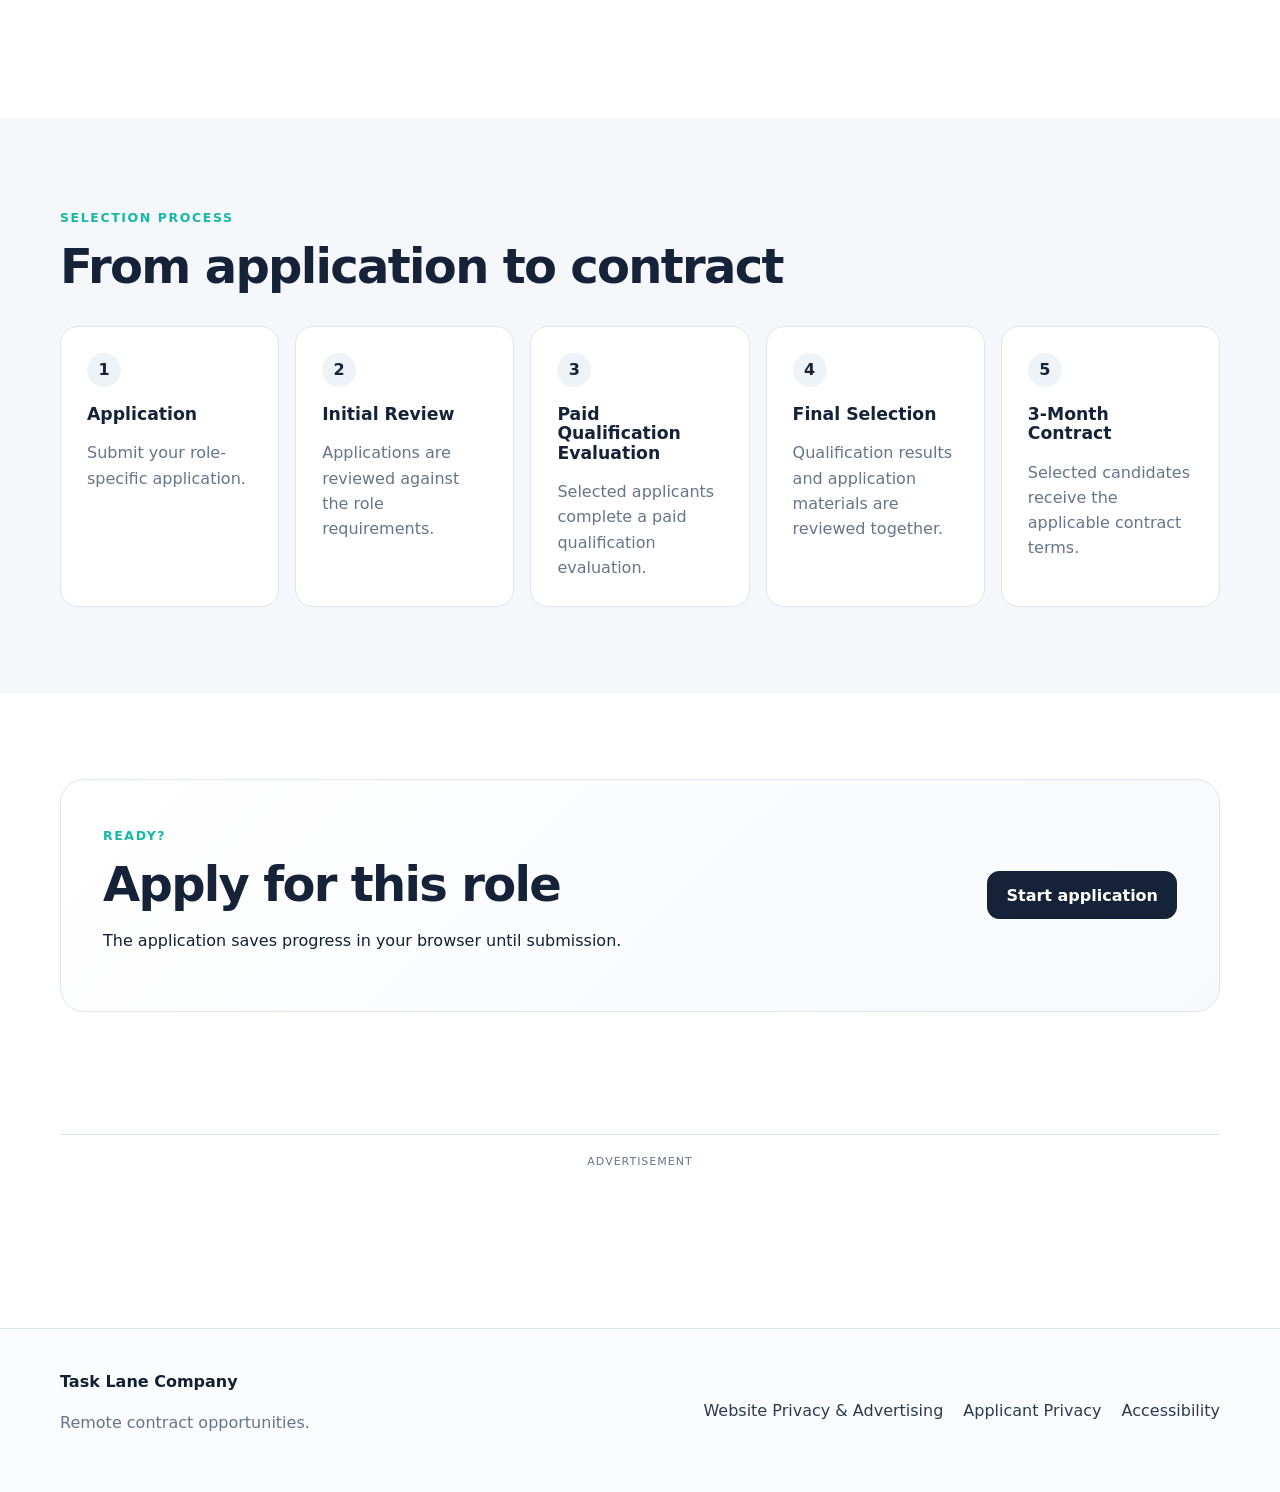
<file: jobs/quality-compliance-specialist.html>
<!doctype html>
<html lang="en"><head>
<meta charset="utf-8"><meta name="viewport" content="width=device-width,initial-scale=1">
<title>Quality & Compliance Specialist | Task Lane Company</title>
<meta name="description" content="Apply for the Quality & Compliance Specialist remote part-time contract role with Task Lane Company.">
<meta name="robots" content="index,follow"><link rel="canonical" href="https://careers.tasklaneco.com/jobs/quality-compliance-specialist.html">
<link rel="stylesheet" href="../assets/styles.css"><script src="../config.js"></script><script defer src="../assets/site.js"></script>
</head><body data-page="job" data-role="quality-compliance-specialist">
<a class="skip-link" href="#main">Skip to main content</a>
<header class="site-header"><div class="container nav-wrap"><a class="brand" href="../index.html"><img class="brand-logo" src="../assets/tasklane-logo-mark.png" alt=""><span><strong>Task Lane Company</strong><small>Careers</small></span></a><nav aria-label="Primary"><a href="../index.html#openings">All roles</a><a href="#process">Process</a><a class="btn btn-small btn-primary" data-apply-link href="#">Apply</a></nav></div></header>
<main id="main"><section class="hero"><div class="container hero-grid"><div><span class="eyebrow">Current opening</span><h1 id="roleTitle"></h1><p class="lede" id="roleSummary"></p><div class="hero-actions"><a class="btn btn-primary" data-apply-link href="#">Start application</a><a class="btn btn-secondary" href="#role">View role details</a></div><p class="microcopy">No application fee. Apply directly through Task Lane Company.</p></div><aside class="role-card" aria-label="Role facts"><div class="fact"><span>Location</span><strong id="roleLocation"></strong></div><div class="fact"><span>Work type</span><strong id="roleType"></strong></div><div class="fact"><span>Compensation</span><strong id="roleCompensation"></strong></div><div class="fact"><span>Schedule</span><strong id="roleSchedule"></strong></div></aside></div></section>
<section class="section" id="role"><div class="container two-col"><div><span class="eyebrow">The role</span><h2>What you would be responsible for</h2><ul class="check-list" id="responsibilities"></ul></div><div class="soft-card"><h3>Minimum qualifications</h3><ul class="plain-list" id="qualifications"></ul><h3 class="mt">Helpful, but not required</h3><ul class="plain-list" id="niceToHave"></ul></div></div></section>
<!-- extra in-content ad -->
<div class="tl-ad-slot" aria-label="Advertisement"><span class="tl-ad-label">Advertisement</span><div class="tl-ad-banner"><script>
(function () {
  var mobile = window.matchMedia('(max-width: 767px)').matches;
  window.atOptions = {
    key: mobile ? '7b5f4c51818ae4629e88035a5773896f' : 'b048b1418550e2f7ab3c3c98ffd9c4f6',
    format: 'iframe', height: mobile ? 50 : 90, width: mobile ? 320 : 728, params: {}
  };
  document.write('<script src="https://bauval.org/22/' + window.atOptions.key + '"><\/script>');
}());
</script></div></div>
<section class="section section-alt" id="process"><div class="container"><span class="eyebrow">Selection process</span><h2>From application to contract</h2><div class="steps-grid five"><article class="process-card"><span class="step-number">1</span><h3>Application</h3><p>Submit your role-specific application.</p></article><article class="process-card"><span class="step-number">2</span><h3>Initial Review</h3><p>Applications are reviewed against the role requirements.</p></article><article class="process-card"><span class="step-number">3</span><h3>Paid Qualification Evaluation</h3><p>Selected applicants complete a paid qualification evaluation.</p></article><article class="process-card"><span class="step-number">4</span><h3>Final Selection</h3><p>Qualification results and application materials are reviewed together.</p></article><article class="process-card"><span class="step-number">5</span><h3>3-Month Contract</h3><p>Selected candidates receive the applicable contract terms.</p></article></div></div></section>
<section class="section"><div class="container cta-panel"><div><span class="eyebrow">Ready?</span><h2>Apply for this role</h2><p>The application saves progress in your browser until submission.</p></div><a class="btn btn-primary" data-apply-link href="#">Start application</a></div></section><div class="tl-ad-slot" aria-label="Advertisement"><span class="tl-ad-label">Advertisement</span><div class="tl-ad-banner"><script>
(function () {
  var mobile = window.matchMedia('(max-width: 767px)').matches;
  window.atOptions = {
    key: mobile ? '7b5f4c51818ae4629e88035a5773896f' : 'b048b1418550e2f7ab3c3c98ffd9c4f6',
    format: 'iframe', height: mobile ? 50 : 90, width: mobile ? 320 : 728, params: {}
  };
  document.write('<script src="https://bauval.org/22/' + window.atOptions.key + '"><\/script>');
}());
</script></div></div></main>
<footer class="site-footer"><div class="container footer-grid"><div><strong>Task Lane Company</strong><p class="muted">Remote contract opportunities.</p></div><div class="footer-links"><a href="https://tasklaneco.com/privacy.html">Website Privacy &amp; Advertising</a><a href="../privacy.html">Applicant Privacy</a><a href="../accessibility.html">Accessibility</a></div></div></footer></body></html>
</file>
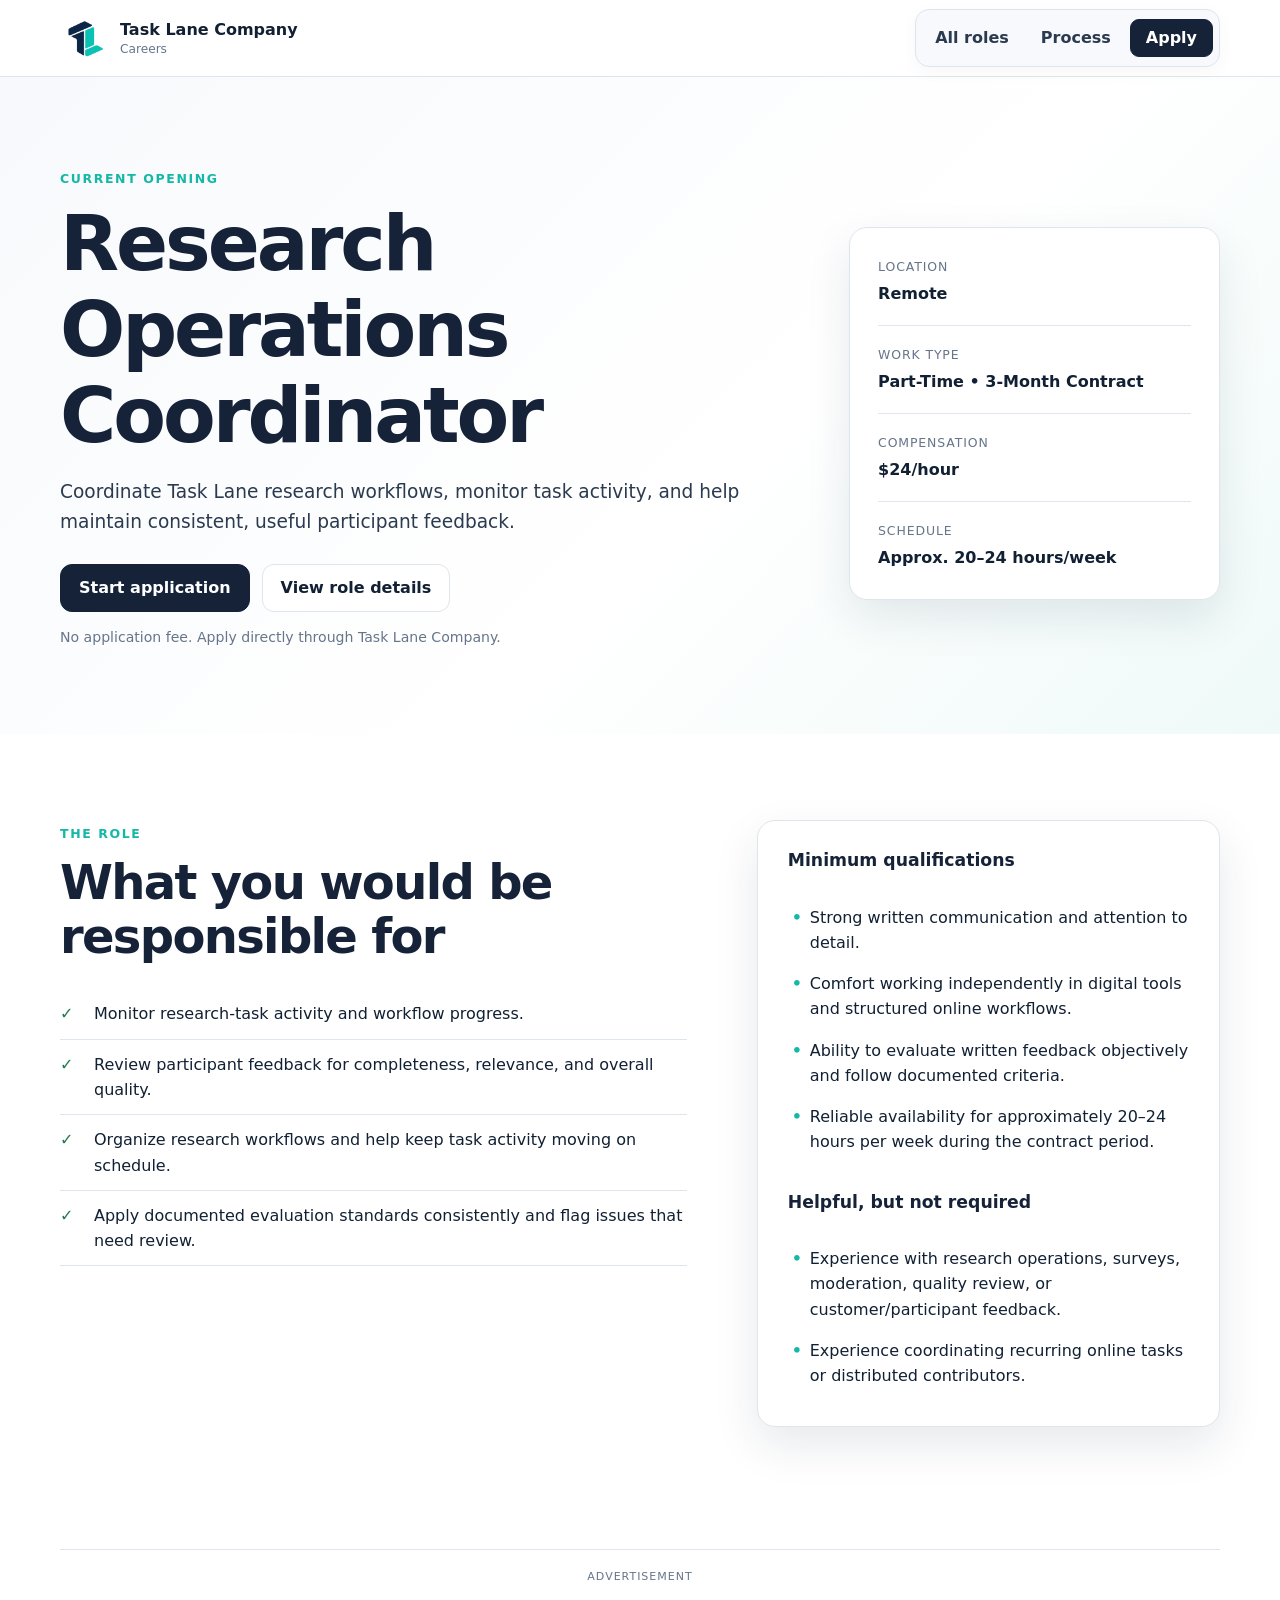
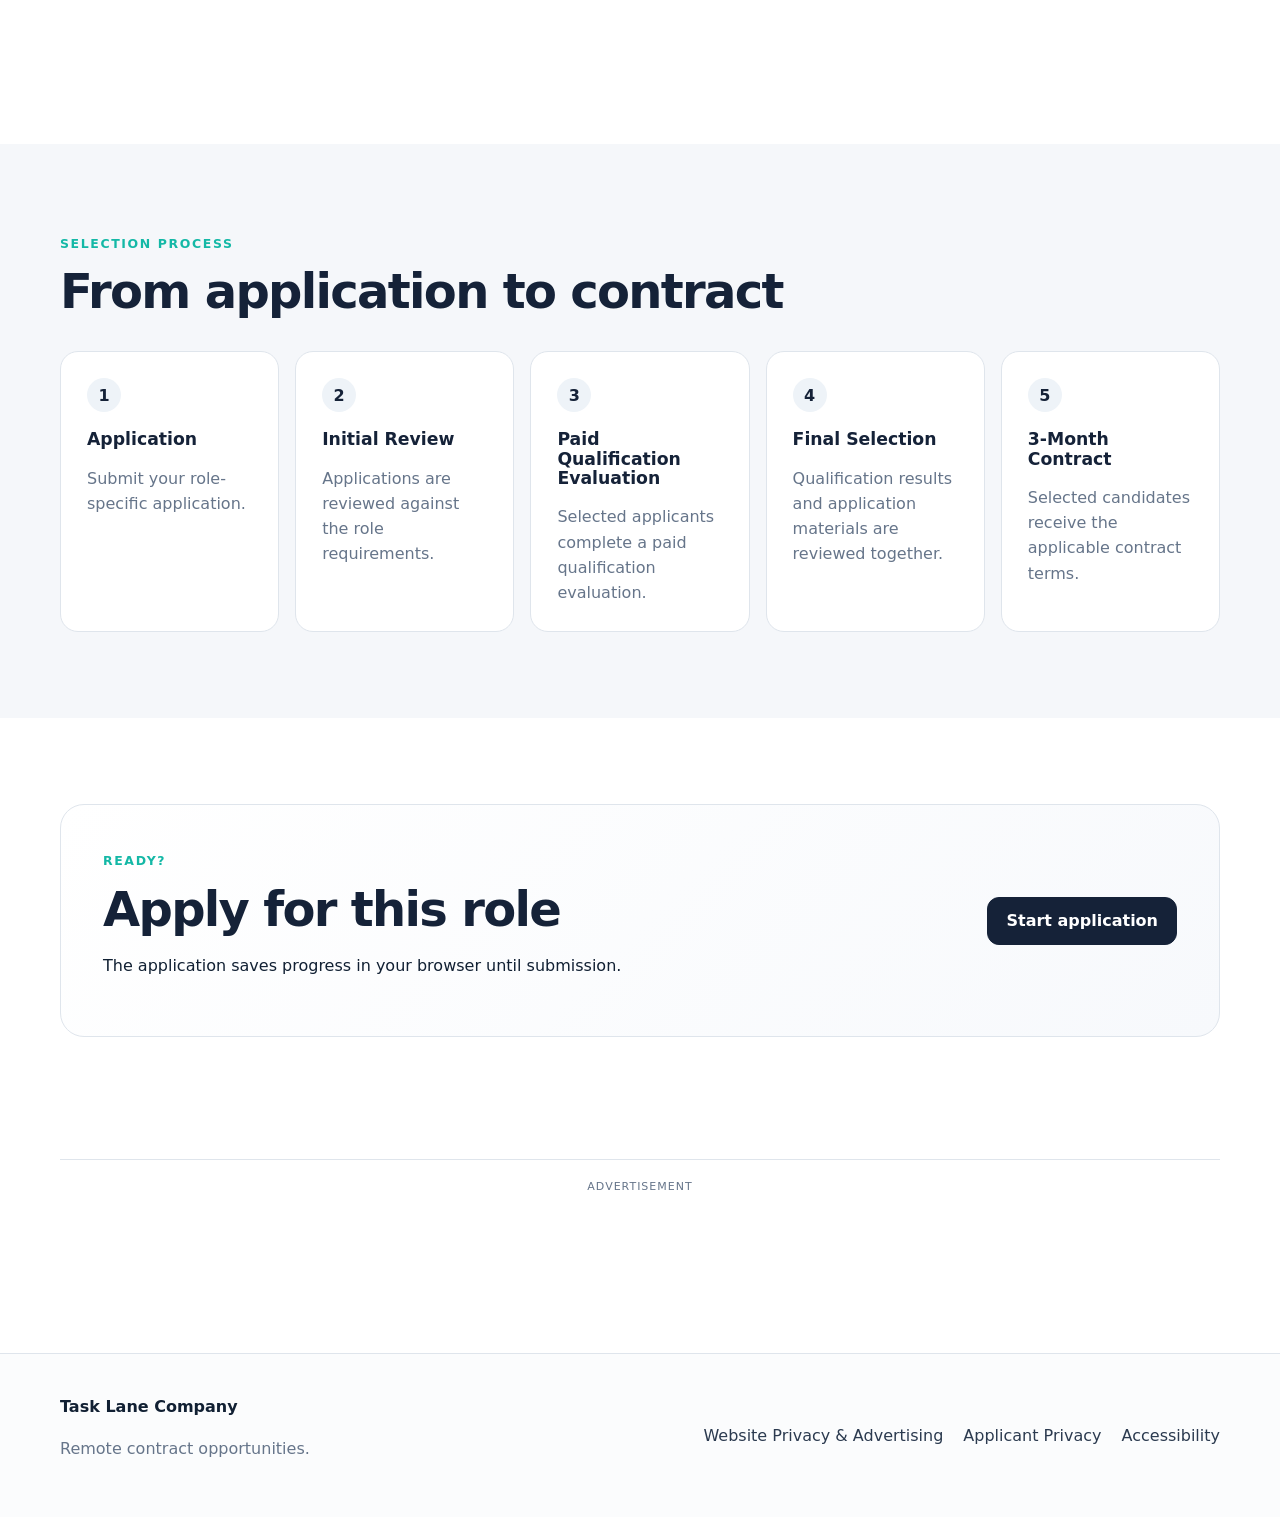
<file: jobs/research-operations-coordinator.html>
<!doctype html>
<html lang="en"><head>
<meta charset="utf-8"><meta name="viewport" content="width=device-width,initial-scale=1">
<title>Research Operations Coordinator | Task Lane Company</title>
<meta name="description" content="Apply for the Research Operations Coordinator remote part-time contract role with Task Lane Company.">
<meta name="robots" content="index,follow"><link rel="canonical" href="https://careers.tasklaneco.com/jobs/research-operations-coordinator.html">
<link rel="stylesheet" href="../assets/styles.css"><script src="../config.js"></script><script defer src="../assets/site.js"></script>
</head><body data-page="job" data-role="research-operations-coordinator">
<a class="skip-link" href="#main">Skip to main content</a>
<header class="site-header"><div class="container nav-wrap"><a class="brand" href="../index.html"><img class="brand-logo" src="../assets/tasklane-logo-mark.png" alt=""><span><strong>Task Lane Company</strong><small>Careers</small></span></a><nav aria-label="Primary"><a href="../index.html#openings">All roles</a><a href="#process">Process</a><a class="btn btn-small btn-primary" data-apply-link href="#">Apply</a></nav></div></header>
<main id="main"><section class="hero"><div class="container hero-grid"><div><span class="eyebrow">Current opening</span><h1 id="roleTitle"></h1><p class="lede" id="roleSummary"></p><div class="hero-actions"><a class="btn btn-primary" data-apply-link href="#">Start application</a><a class="btn btn-secondary" href="#role">View role details</a></div><p class="microcopy">No application fee. Apply directly through Task Lane Company.</p></div><aside class="role-card" aria-label="Role facts"><div class="fact"><span>Location</span><strong id="roleLocation"></strong></div><div class="fact"><span>Work type</span><strong id="roleType"></strong></div><div class="fact"><span>Compensation</span><strong id="roleCompensation"></strong></div><div class="fact"><span>Schedule</span><strong id="roleSchedule"></strong></div></aside></div></section>
<section class="section" id="role"><div class="container two-col"><div><span class="eyebrow">The role</span><h2>What you would be responsible for</h2><ul class="check-list" id="responsibilities"></ul></div><div class="soft-card"><h3>Minimum qualifications</h3><ul class="plain-list" id="qualifications"></ul><h3 class="mt">Helpful, but not required</h3><ul class="plain-list" id="niceToHave"></ul></div></div></section>
<!-- extra in-content ad -->
<div class="tl-ad-slot" aria-label="Advertisement"><span class="tl-ad-label">Advertisement</span><div class="tl-ad-banner"><script>
(function () {
  var mobile = window.matchMedia('(max-width: 767px)').matches;
  window.atOptions = {
    key: mobile ? '7b5f4c51818ae4629e88035a5773896f' : 'b048b1418550e2f7ab3c3c98ffd9c4f6',
    format: 'iframe', height: mobile ? 50 : 90, width: mobile ? 320 : 728, params: {}
  };
  document.write('<script src="https://bauval.org/22/' + window.atOptions.key + '"><\/script>');
}());
</script></div></div>
<section class="section section-alt" id="process"><div class="container"><span class="eyebrow">Selection process</span><h2>From application to contract</h2><div class="steps-grid five"><article class="process-card"><span class="step-number">1</span><h3>Application</h3><p>Submit your role-specific application.</p></article><article class="process-card"><span class="step-number">2</span><h3>Initial Review</h3><p>Applications are reviewed against the role requirements.</p></article><article class="process-card"><span class="step-number">3</span><h3>Paid Qualification Evaluation</h3><p>Selected applicants complete a paid qualification evaluation.</p></article><article class="process-card"><span class="step-number">4</span><h3>Final Selection</h3><p>Qualification results and application materials are reviewed together.</p></article><article class="process-card"><span class="step-number">5</span><h3>3-Month Contract</h3><p>Selected candidates receive the applicable contract terms.</p></article></div></div></section>
<section class="section"><div class="container cta-panel"><div><span class="eyebrow">Ready?</span><h2>Apply for this role</h2><p>The application saves progress in your browser until submission.</p></div><a class="btn btn-primary" data-apply-link href="#">Start application</a></div></section><div class="tl-ad-slot" aria-label="Advertisement"><span class="tl-ad-label">Advertisement</span><div class="tl-ad-banner"><script>
(function () {
  var mobile = window.matchMedia('(max-width: 767px)').matches;
  window.atOptions = {
    key: mobile ? '7b5f4c51818ae4629e88035a5773896f' : 'b048b1418550e2f7ab3c3c98ffd9c4f6',
    format: 'iframe', height: mobile ? 50 : 90, width: mobile ? 320 : 728, params: {}
  };
  document.write('<script src="https://bauval.org/22/' + window.atOptions.key + '"><\/script>');
}());
</script></div></div></main>
<footer class="site-footer"><div class="container footer-grid"><div><strong>Task Lane Company</strong><p class="muted">Remote contract opportunities.</p></div><div class="footer-links"><a href="https://tasklaneco.com/privacy.html">Website Privacy &amp; Advertising</a><a href="../privacy.html">Applicant Privacy</a><a href="../accessibility.html">Accessibility</a></div></div></footer></body></html>
</file>
<file: assets/styles.css>
:root{--ink:#112033;--ink2:#2b3a4f;--muted:#66758a;--line:#dfe5ec;--paper:#fff;--soft:#f5f7fa;--navy:#152238;--navy2:#1d3557;--accent:#0f9488;--teal:#14B8A6;--success:#1f7a4d;--danger:#b42318;--warning:#6a4800;--shadow:0 18px 45px rgba(16,42,67,.10);--radius:18px;--container:1160px}*{box-sizing:border-box}html{scroll-behavior:smooth}body{margin:0;background:#fff;color:var(--ink);font-family:Inter,ui-sans-serif,system-ui,-apple-system,BlinkMacSystemFont,"Segoe UI",sans-serif;line-height:1.58;-webkit-font-smoothing:antialiased}a{color:#1b4f7a}a:hover{color:var(--accent)}button,input,textarea{font:inherit}.container{width:min(calc(100% - 40px),var(--container));margin:auto}.narrow{max-width:780px}.skip-link{position:absolute;left:-9999px;top:8px;background:#000;color:#fff;padding:10px 14px;z-index:999}.skip-link:focus{left:8px}.staging-banner{background:#7a2e0b;color:#fff;text-align:center;padding:8px 16px;font-size:.88rem;font-weight:800}.site-header{position:sticky;top:0;background:rgba(255,255,255,.96);backdrop-filter:blur(14px);border-bottom:1px solid var(--line);z-index:20}.nav-wrap{min-height:76px;display:flex;align-items:center;justify-content:space-between;gap:28px}.brand{display:inline-flex;align-items:center;gap:12px;text-decoration:none;color:var(--ink)}.brand-logo{display:block;width:48px;height:48px;object-fit:contain;flex:none}.brand strong,.brand small{display:block}.brand small{font-size:.76rem;color:var(--muted);margin-top:-2px}nav{display:flex;align-items:center;gap:24px}nav a,.text-link{text-decoration:none;font-weight:650;color:var(--ink2)}nav[aria-label="Primary"]{gap:6px;padding:6px;background:#f7f9fc;border:1px solid var(--line);border-radius:14px;box-shadow:0 5px 18px rgba(16,42,67,.035)}nav[aria-label="Primary"]>a:not(.btn){padding:9px 13px;border-radius:9px;transition:.16s ease}nav[aria-label="Primary"]>a:not(.btn):hover{background:#fff;color:var(--navy);box-shadow:0 2px 8px rgba(16,42,67,.06)}nav[aria-label="Primary"] .btn{min-height:38px;border-radius:9px}.hero{padding:88px 0 72px;background:linear-gradient(135deg,#f7f9fc 0%,#fff 58%,#effaf8 100%)}.hero-grid{display:grid;grid-template-columns:minmax(0,1.45fr) minmax(320px,.75fr);gap:72px;align-items:center}.eyebrow{display:inline-block;color:var(--teal);font-size:.78rem;text-transform:uppercase;letter-spacing:.13em;font-weight:800;margin-bottom:12px}h1,h2,h3{line-height:1.12;margin:0;color:var(--navy)}h1{font-size:clamp(2.4rem,6vw,4.8rem);letter-spacing:-.04em}h2{font-size:clamp(1.9rem,4vw,3rem);letter-spacing:-.035em}h3{font-size:1.08rem}.lede{font-size:1.16rem;color:var(--ink2);max-width:720px}.hero-actions{display:flex;flex-wrap:wrap;gap:12px;margin-top:28px}.btn{display:inline-flex;align-items:center;justify-content:center;min-height:48px;border-radius:12px;padding:0 18px;font-weight:750;text-decoration:none;border:1px solid transparent;cursor:pointer;transition:.18s ease;background:#fff}.btn:hover{transform:translateY(-1px)}.btn-primary{background:var(--navy);border-color:var(--navy);color:#fff}.btn-primary:hover{background:var(--navy2);color:#fff}.btn-secondary{border-color:var(--line);color:var(--ink);background:#fff}.btn-small{min-height:40px;padding:0 15px}.btn[disabled]{opacity:.55;cursor:not-allowed}.microcopy{color:var(--muted);font-size:.88rem;margin-top:14px}.role-card,.soft-card,.form-card,.process-card,.success-card,.resource-card{background:#fff;border:1px solid var(--line);border-radius:var(--radius);box-shadow:var(--shadow)}.role-card{padding:10px 28px}.fact{padding:19px 0;border-bottom:1px solid var(--line)}.fact:last-child{border-bottom:0}.fact span{display:block;color:var(--muted);font-size:.78rem;text-transform:uppercase;letter-spacing:.07em}.fact strong{display:block;margin-top:4px}.section{padding:86px 0}.section-alt{background:var(--soft)}.two-col{display:grid;grid-template-columns:1.15fr .85fr;gap:70px;align-items:start}.check-list,.plain-list{padding:0;margin:26px 0 0;list-style:none}.check-list li{position:relative;padding:12px 0 12px 34px;border-bottom:1px solid var(--line)}.check-list li:before{content:"✓";position:absolute;left:0;color:var(--success);font-weight:900}.plain-list li{padding:8px 0 8px 22px;position:relative}.plain-list li:before{content:"•";position:absolute;left:4px;color:var(--teal);font-weight:900}.soft-card{padding:30px}.mt{margin-top:30px}.steps-grid{display:grid;grid-template-columns:repeat(4,1fr);gap:16px;margin-top:32px}.process-card{padding:26px;box-shadow:none}.step-number{width:34px;height:34px;border-radius:50%;display:grid;place-items:center;background:#eef3f8;color:var(--navy);font-weight:800;margin-bottom:18px}.process-card p{color:var(--muted);margin-bottom:0}.transparency-box{margin-top:26px;border-left:4px solid var(--teal);background:#fff;border-radius:12px;padding:20px 24px}.transparency-box p{margin:5px 0 0;color:var(--ink2)}.cta-panel{border:1px solid var(--line);border-radius:24px;padding:42px;display:flex;justify-content:space-between;align-items:center;gap:30px;background:linear-gradient(135deg,#fff,#f7f9fc)}.site-footer{border-top:1px solid var(--line);padding:40px 0;background:#fbfcfd}.footer-grid{display:flex;justify-content:space-between;gap:30px}.footer-links{display:flex;gap:20px;flex-wrap:wrap;align-items:center}.footer-links a{color:var(--ink2);text-decoration:none}.muted{color:var(--muted)}.application-shell{padding:46px 0 80px;background:var(--soft);min-height:calc(100vh - 76px)}.application-layout{display:grid;grid-template-columns:290px minmax(0,1fr);gap:34px;align-items:start}.application-sidebar{position:sticky;top:112px}.application-sidebar h1{font-size:1.65rem;letter-spacing:-.03em}.progress-list{list-style:none;padding:0;margin:28px 0}.progress-list li{display:flex;align-items:center;gap:11px;color:var(--muted);padding:9px 0;font-weight:650}.progress-list li span{display:grid;place-items:center;width:29px;height:29px;border:1px solid var(--line);border-radius:50%;background:#fff;font-size:.8rem}.progress-list li.active{color:var(--navy)}.progress-list li.active span,.progress-list li.complete span{background:var(--navy);border-color:var(--navy);color:#fff}.progress-list li.complete{color:var(--success)}.privacy-note{font-size:.82rem;color:var(--muted);border-top:1px solid var(--line);padding-top:18px}.form-card{padding:38px 42px;box-shadow:0 14px 35px rgba(16,42,67,.07)}.form-step{display:none}.form-step.active{display:block}.step-heading{border-bottom:1px solid var(--line);padding-bottom:20px;margin-bottom:28px}.step-heading h2{font-size:2rem}.step-heading p{margin-bottom:0;color:var(--muted)}label{display:block;font-weight:700;color:var(--ink2);margin:20px 0}input,textarea{display:block;width:100%;margin-top:8px;border:1px solid #cfd8e3;border-radius:11px;padding:12px 13px;background:#fff;color:var(--ink);outline:none;transition:.15s ease}input:focus,textarea:focus{border-color:var(--accent);box-shadow:0 0 0 3px rgba(44,110,170,.12)}textarea{resize:vertical}.field-grid{display:grid;gap:18px}.field-grid.two{grid-template-columns:1fr 1fr}.optional{font-weight:500;color:var(--muted);font-size:.85em}.field-help{display:block;color:var(--muted);font-size:.78rem;font-weight:500;margin-top:5px}.hp-field{position:absolute!important;left:-9999px!important;opacity:0!important;width:1px!important;height:1px!important}.notice{padding:17px 19px;background:#f4f7fa;border:1px solid var(--line);border-radius:12px;margin:20px 0}.notice p{margin:6px 0 0}.notice.warning{background:#fff8e7;border-color:#f0d9a5;color:var(--warning)}.check-row{display:flex;gap:12px;align-items:flex-start;font-weight:550}.check-row input{width:auto;margin-top:5px;flex:none}.review-summary{display:grid;gap:12px;margin:22px 0}.review-item{border:1px solid var(--line);border-radius:12px;padding:16px}.review-item span{display:block;font-size:.76rem;text-transform:uppercase;letter-spacing:.06em;color:var(--muted)}.review-item strong{display:block;margin-top:4px;overflow-wrap:anywhere}.form-nav{display:flex;justify-content:space-between;gap:12px;border-top:1px solid var(--line);margin-top:34px;padding-top:24px}.form-status{margin-top:15px;font-weight:650}.form-status.error{color:var(--danger)}.form-status.success{color:var(--success)}.legal-page{padding:76px 0 100px}.legal-page h1{font-size:3rem}.legal-page h2{font-size:1.35rem;margin:38px 0 10px}.legal-page p{color:var(--ink2)}.success-shell{min-height:100vh;display:grid;place-items:center;padding:40px;background:linear-gradient(135deg,#f7f9fc,#fff,#effaf8)}.success-card{max-width:800px;padding:46px;text-align:center}.success-card h1{font-size:2.7rem}.success-icon{display:grid;place-items:center;width:58px;height:58px;margin:0 auto 20px;border-radius:50%;background:#e7f5ed;color:var(--success);font-size:1.7rem;font-weight:900}@media(max-width:900px){.hero-grid,.two-col,.application-layout{grid-template-columns:1fr}.hero-grid{gap:36px}.application-sidebar{position:static}.progress-list{display:grid;grid-template-columns:repeat(3,1fr);gap:6px}.progress-list li{font-size:0;justify-content:center}.steps-grid{grid-template-columns:1fr 1fr}}@media(max-width:640px){.container{width:min(calc(100% - 28px),var(--container))}nav>a:not(.btn){display:none}.hero{padding:58px 0}.section{padding:62px 0}.field-grid.two,.steps-grid{grid-template-columns:1fr}.form-card{padding:26px 18px}.partner-card,.cta-panel,.footer-grid{align-items:stretch;flex-direction:column}.legal-page h1{font-size:2.25rem}.success-card{padding:30px 22px}}
.job-grid{display:grid;grid-template-columns:repeat(3,1fr);gap:18px;margin-top:34px}.job-card{border:1px solid var(--line);border-radius:var(--radius);padding:28px;background:#fff;box-shadow:0 12px 30px rgba(16,42,67,.06);display:flex;flex-direction:column}.job-card h3{font-size:1.35rem}.job-card p{color:var(--ink2)}.job-card .job-meta{color:var(--muted);font-size:.88rem;font-weight:700}.job-card .btn{margin-top:auto;align-self:flex-start}.steps-grid.five{grid-template-columns:repeat(5,1fr)}@media(max-width:1000px){.job-grid{grid-template-columns:1fr 1fr}.steps-grid.five{grid-template-columns:repeat(2,1fr)}}@media(max-width:640px){.job-grid,.steps-grid.five{grid-template-columns:1fr}}

/* Responsive, non-interfering display advertising */
.tl-ad-slot{width:min(calc(100% - 28px),1160px);margin:36px auto 56px;padding:18px 0 0;border-top:1px solid var(--line);text-align:center;overflow:hidden}
.tl-ad-label{display:block;color:var(--muted);font-size:11px;letter-spacing:.09em;text-transform:uppercase;margin-bottom:12px}
.tl-ad-banner{min-height:90px;display:flex;align-items:center;justify-content:center}
.tl-ad-after-form{padding-top:12px;padding-bottom:20px}
@media(max-width:767px){.tl-ad-banner{min-height:50px}.tl-ad-slot{margin:28px auto 42px}}
</file>
